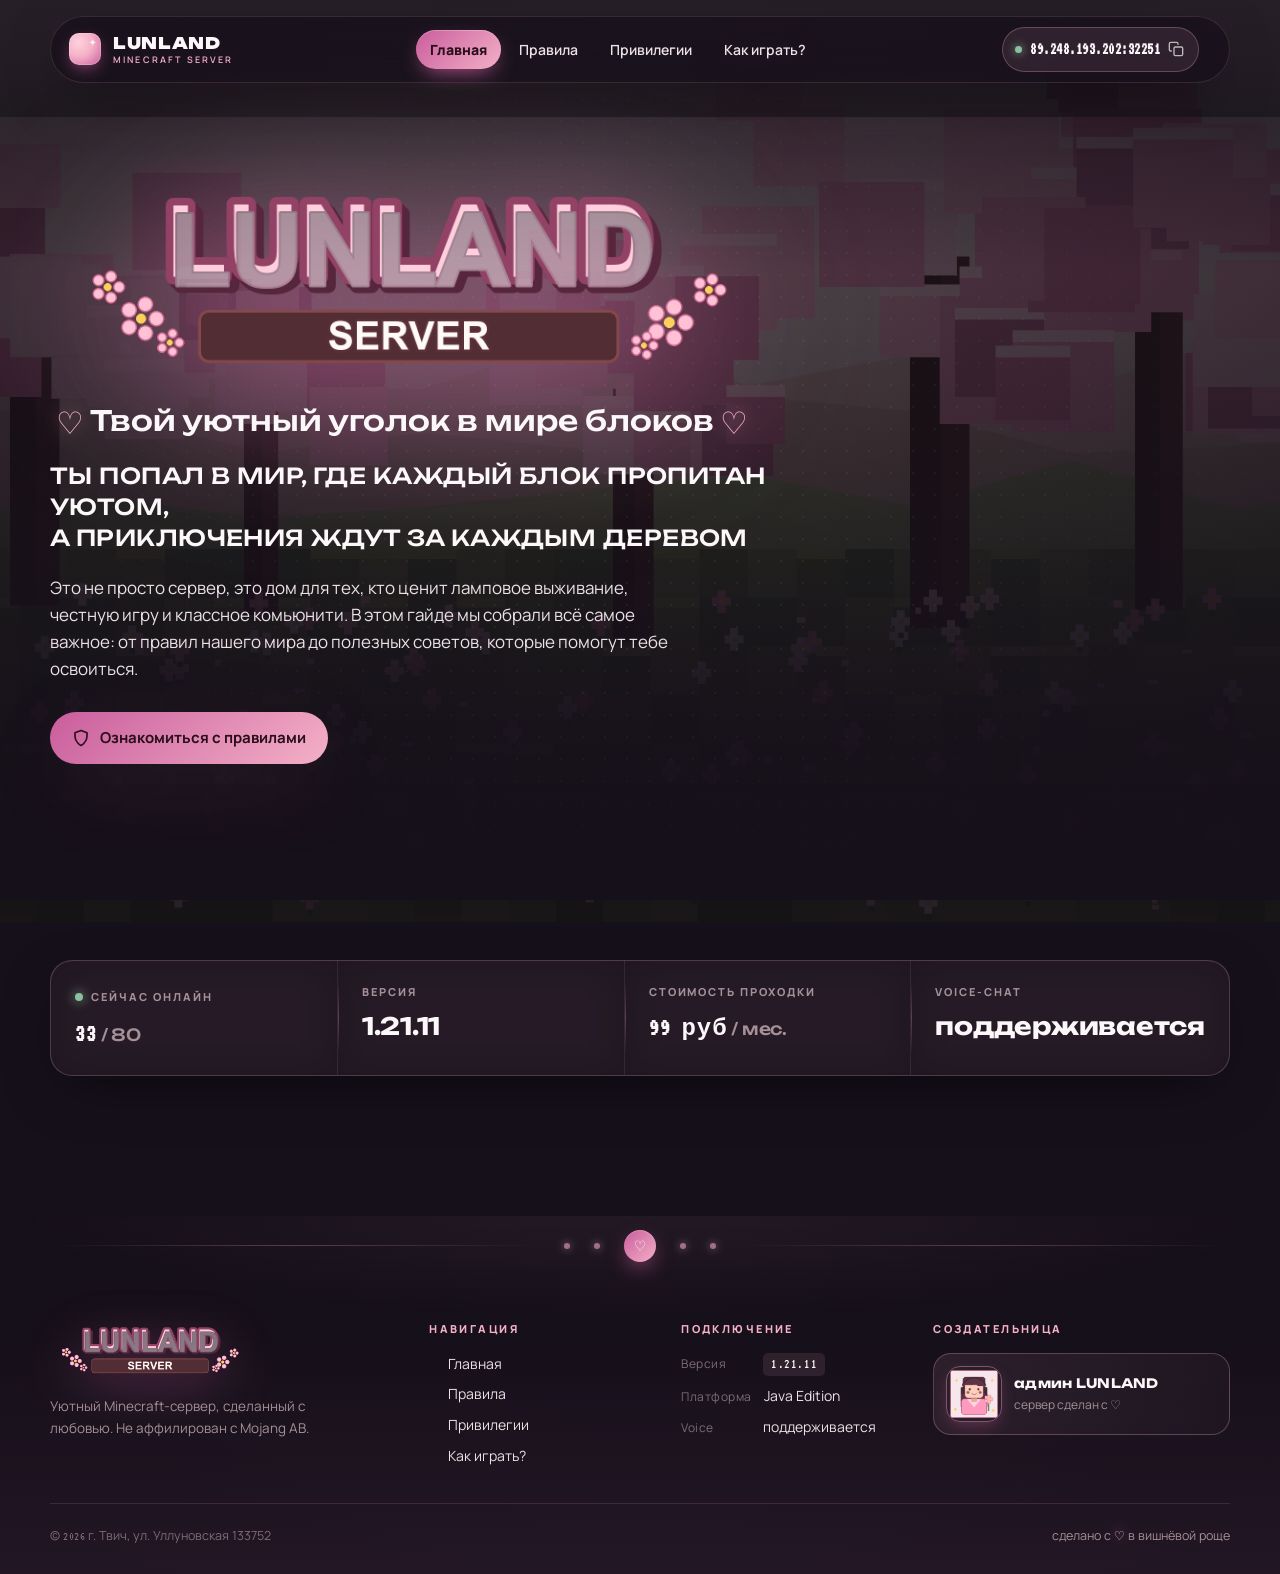
<file: index.html>
<!doctype html>
<html lang="ru">
<head>
  <meta charset="utf-8" />
  <meta name="viewport" content="width=device-width, initial-scale=1, viewport-fit=cover" />
  <meta name="theme-color" content="#16101a" />
  <title>LUNLAND — твой уютный уголок в мире блоков</title>
  <meta name="description" content="LUNLAND MINECRAFT SERVER. Ламповое выживание, IP 89.248.193.202:32251, стоимость проходки 99 руб/мес." />

  <link rel="preconnect" href="https://fonts.googleapis.com" />
  <link rel="preconnect" href="https://fonts.gstatic.com" crossorigin />
  <link href="https://fonts.googleapis.com/css2?family=Manrope:wght@400;500;600;700;800&family=Unbounded:wght@500;700;900&family=VT323&display=swap" rel="stylesheet" />
  <link rel="icon" type="image/png" href="./assets/logo.png" />
  <link rel="stylesheet" href="./styles.css?v=mobile-11" />
</head>

<body class="page-home">
  <div class="bg-decor" aria-hidden="true">
    <span class="glow glow-1"></span>
    <span class="glow glow-2"></span>
    <span class="glow glow-3"></span>
  </div>
  <div class="petals" id="petals" aria-hidden="true"></div>

  <header class="site-header" data-header>
    <a class="brand" href="./index.html" aria-label="LUNLAND">
      <span class="brand-mark"></span>
      <span class="brand-word">LUNLAND<small>minecraft server</small></span>
    </a>

    <nav class="main-nav" data-nav>
      <a href="./index.html" class="is-active">Главная</a>
      <a href="./rules.html">Правила</a>
      <a href="./privileges.html">Привилегии</a>
      <a href="./kak-zajti.html">Как играть?</a>
    </nav>

    <button class="header-ip" type="button" data-copy-ip aria-label="Скопировать IP">
      <span class="dot"></span>
      <span class="ip-text">89.248.193.202:32251</span>
      <svg viewBox="0 0 24 24" width="16" height="16" fill="none" stroke="currentColor" stroke-width="2" stroke-linecap="round" stroke-linejoin="round"><rect x="9" y="9" width="13" height="13" rx="2"/><path d="M5 15H4a2 2 0 0 1-2-2V4a2 2 0 0 1 2-2h9a2 2 0 0 1 2 2v1"/></svg>
    </button>

    <button class="menu-toggle" type="button" data-menu-toggle aria-label="Меню" aria-expanded="false">
      <svg viewBox="0 0 24 24" width="22" height="22" fill="none" stroke="currentColor" stroke-width="2" stroke-linecap="round"><path d="M4 7h16M4 12h16M4 17h16"/></svg>
    </button>
  </header>

  <main>
    <section class="hero">
      <div class="hero-bg" aria-hidden="true">
        <img src="./assets/hero-cherry.png" alt="" />
        <div class="hero-vignette"></div>
      </div>

      <div class="hero-content">
        <h1 class="hero-title reveal">
          <img src="./assets/logo.png" alt="LUNLAND MINECRAFT SERVER" class="logo-art" />
          <span class="sr-only">LUNLAND MINECRAFT SERVER</span>
        </h1>

        <p class="hero-tagline reveal" data-delay="120">
          <span class="heart">♡</span>Твой уютный уголок в мире блоков<span class="heart">♡</span>
        </p>

        <p class="hero-claim reveal" data-delay="200">
          Ты попал в мир, где каждый блок пропитан уютом,<br />
          а приключения ждут за каждым деревом
        </p>

        <p class="hero-lead reveal" data-delay="280">
          Это не просто сервер, это дом для тех, кто ценит ламповое выживание,
          честную игру и классное комьюнити. В этом гайде мы собрали всё самое важное:
          от правил нашего мира до полезных советов, которые помогут тебе освоиться.
        </p>

        <div class="hero-actions reveal" data-delay="360">
          <a class="btn btn-primary" href="./rules.html">
            <svg viewBox="0 0 24 24" width="18" height="18" fill="none" stroke="currentColor" stroke-width="2.2" stroke-linecap="round" stroke-linejoin="round"><path d="M12 22s8-4 8-12V5l-8-3-8 3v5c0 8 8 12 8 12z"/></svg>
            <span>Ознакомиться с правилами</span>
          </a>
        </div>
      </div>

    </section>

    <section class="strip-section" id="strip">
      <div class="server-strip reveal">
        <article class="online-cell">
          <span class="strip-label"><span class="status-dot"></span>Сейчас онлайн</span>
          <strong><span data-online class="pixel">—</span><em> / 80</em></strong>
        </article>
        <article>
          <span class="strip-label">Версия</span>
          <strong class="pixel">1.21.11</strong>
        </article>
        <article>
          <span class="strip-label">Стоимость проходки</span>
          <strong><span class="pixel">99 руб</span><em> / мес.</em></strong>
        </article>
        <article>
          <span class="strip-label">Voice-chat</span>
          <strong>поддерживается</strong>
        </article>
      </div>
    </section>
  </main>

  <footer class="site-footer rich-footer">
    <div class="footer-divider" aria-hidden="true">
      <span class="petal-dot"></span>
      <span class="petal-dot"></span>
      <span class="petal-dot middle">♡</span>
      <span class="petal-dot"></span>
      <span class="petal-dot"></span>
    </div>
    <div class="footer-grid-cozy">
      <div class="footer-col-brand">
        <img src="./assets/logo.png" alt="LUNLAND" class="footer-logo" />
        <p class="footer-tagline">Уютный Minecraft-сервер, сделанный с любовью. Не аффилирован с Mojang AB.</p>
      </div>

      <div class="footer-col">
        <h4>Навигация</h4>
        <ul>
          <li><a href="./index.html">Главная</a></li>
          <li><a href="./rules.html">Правила</a></li>
          <li><a href="./privileges.html">Привилегии</a></li>
          <li><a href="./kak-zajti.html">Как играть?</a></li>
        </ul>
      </div>

      <div class="footer-col">
        <h4>Подключение</h4>
        <ul>
          <li><span>Версия</span> <code class="pixel">1.21.11</code></li>
          <li><span>Платформа</span> Java Edition</li>
          <li><span>Voice</span> поддерживается</li>
        </ul>
      </div>

      <div class="footer-col footer-col-credits">
        <h4>Создательница</h4>
        <div class="creator-card">
          <img src="./assets/admin-avatar.png" alt="" />
          <div>
            <strong>админ LUNLAND</strong>
            <em>сервер сделан с ♡</em>
          </div>
        </div>
      </div>
    </div>

    <div class="footer-bottom-cozy">
      <span>© <span class="pixel">2026</span> г. Твич, ул. Уллуновская 133752</span>
      <span class="footer-tag">сделано с <span class="heart">♡</span> в&nbsp;вишнёвой&nbsp;роще</span>
    </div>
  </footer>

  <div class="toast" role="status" aria-live="polite" data-toast>
    <span class="toast-ico">♡</span>
    <span class="toast-text">IP скопирован — приятной игры!</span>
  </div>

  <script src="./app.js?v=mobile-11" defer></script>
</body>
</html>
</file>
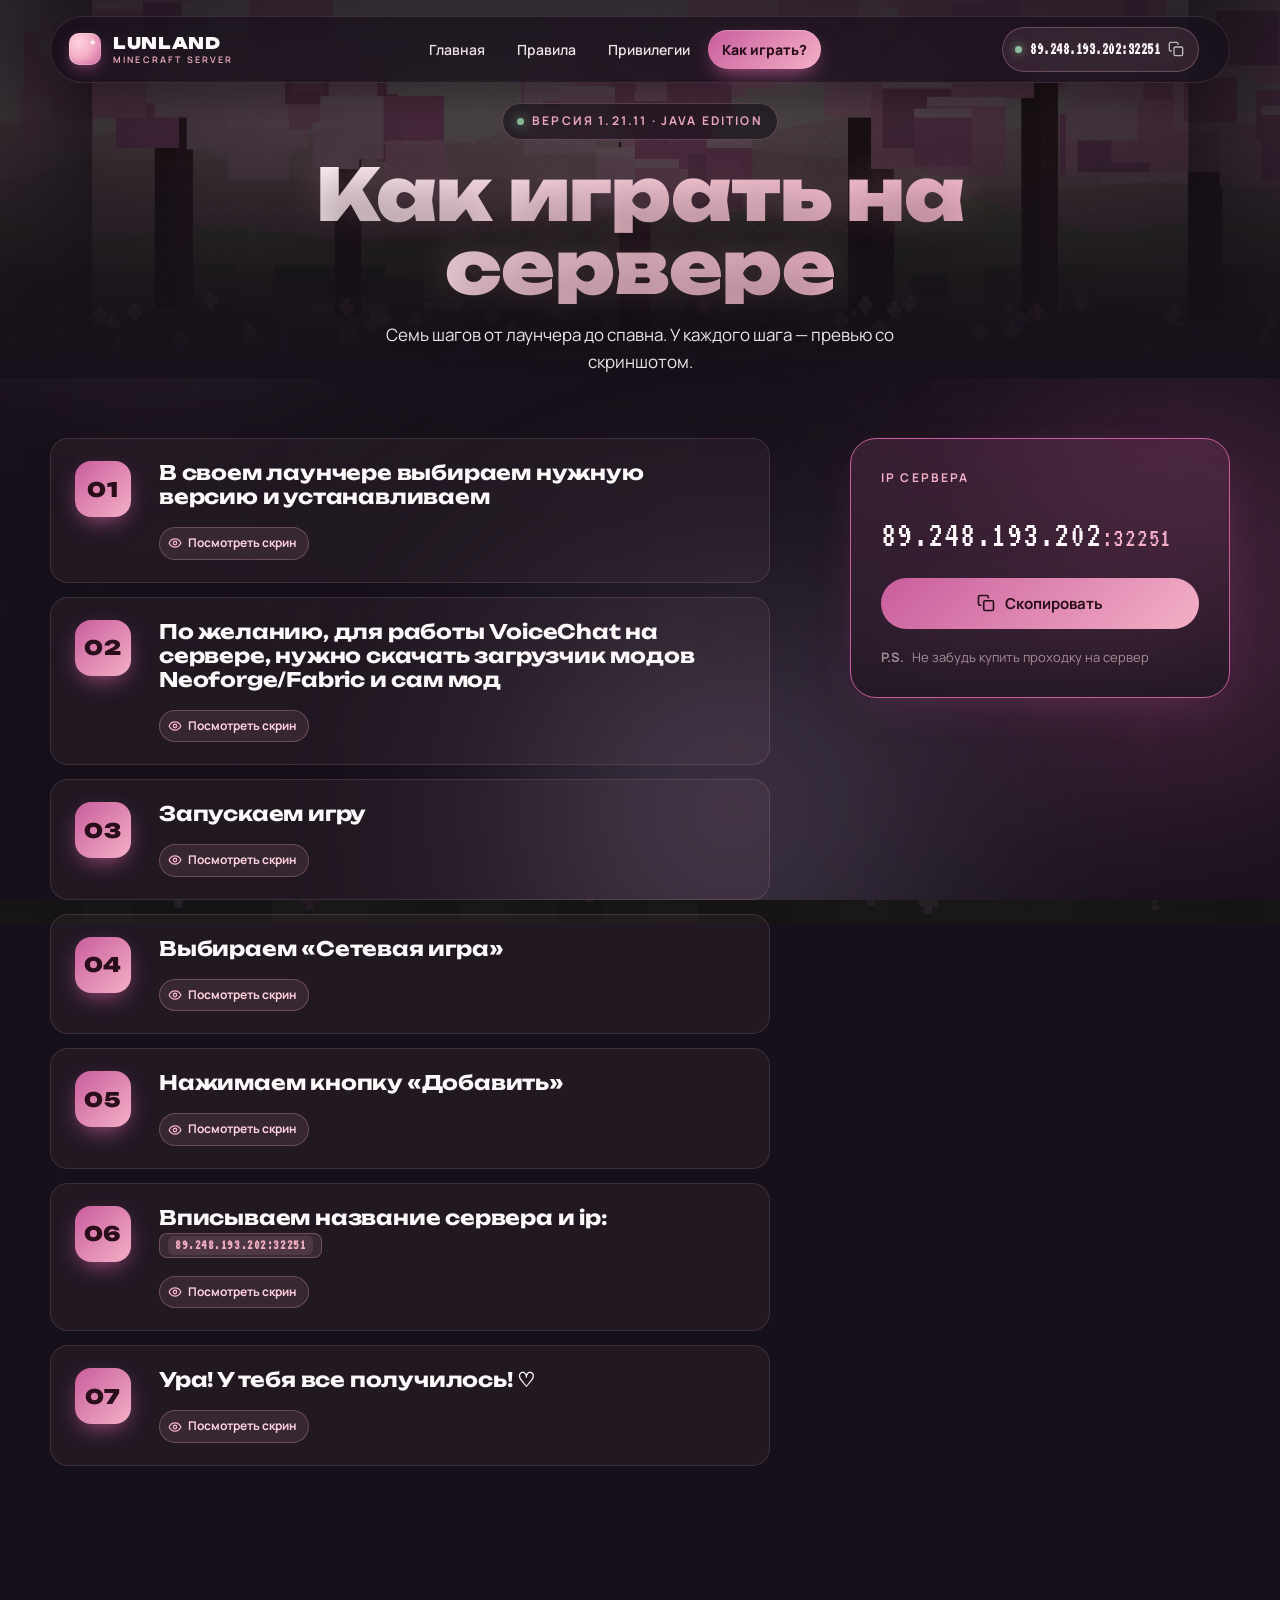
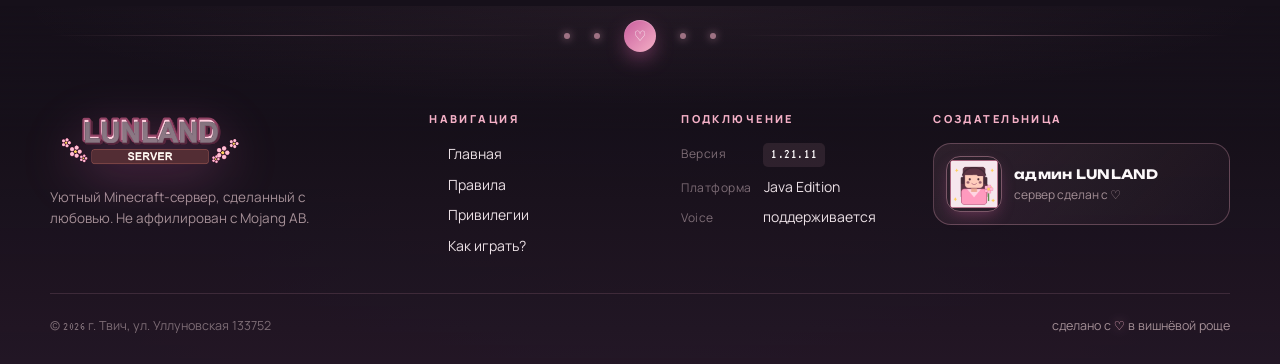
<file: kak-zajti.html>
<!doctype html>
<html lang="ru">
<head>
  <meta charset="utf-8" />
  <meta name="viewport" content="width=device-width, initial-scale=1, viewport-fit=cover" />
  <meta name="theme-color" content="#16101a" />
  <title>Как играть — LUNLAND</title>
  <meta name="description" content="Как зайти на Minecraft-сервер LUNLAND: версия 1.21.11, IP 89.248.193.202:32251, голосовой чат." />

  <link rel="preconnect" href="https://fonts.googleapis.com" />
  <link rel="preconnect" href="https://fonts.gstatic.com" crossorigin />
  <link href="https://fonts.googleapis.com/css2?family=Manrope:wght@400;500;600;700;800&family=Unbounded:wght@500;700;900&family=VT323&display=swap" rel="stylesheet" />
  <link rel="icon" type="image/png" href="./assets/logo.png" />
  <link rel="stylesheet" href="./styles.css?v=mobile-11" />
</head>

<body class="page-inner" data-page="kak-zajti">
  <div class="bg-decor" aria-hidden="true">
    <span class="glow glow-1"></span>
    <span class="glow glow-2"></span>
    <span class="glow glow-3"></span>
  </div>
  <div class="petals" id="petals" aria-hidden="true"></div>

  <header class="site-header" data-header>
    <a class="brand" href="./index.html" aria-label="LUNLAND">
      <span class="brand-mark"></span>
      <span class="brand-word">LUNLAND<small>minecraft server</small></span>
    </a>
    <nav class="main-nav" data-nav>
      <a href="./index.html">Главная</a>
      <a href="./rules.html">Правила</a>
      <a href="./privileges.html">Привилегии</a>
      <a href="./kak-zajti.html" class="is-active">Как играть?</a>
    </nav>
    <button class="header-ip" type="button" data-copy-ip aria-label="Скопировать IP">
      <span class="dot"></span>
      <span class="ip-text">89.248.193.202:32251</span>
      <svg viewBox="0 0 24 24" width="16" height="16" fill="none" stroke="currentColor" stroke-width="2" stroke-linecap="round" stroke-linejoin="round"><rect x="9" y="9" width="13" height="13" rx="2"/><path d="M5 15H4a2 2 0 0 1-2-2V4a2 2 0 0 1 2-2h9a2 2 0 0 1 2 2v1"/></svg>
    </button>
    <button class="menu-toggle" type="button" data-menu-toggle aria-label="Меню" aria-expanded="false">
      <svg viewBox="0 0 24 24" width="22" height="22" fill="none" stroke="currentColor" stroke-width="2" stroke-linecap="round"><path d="M4 7h16M4 12h16M4 17h16"/></svg>
    </button>
  </header>

  <main>
    <section class="page-banner">
      <div class="page-banner-bg" aria-hidden="true">
        <img src="./assets/hero-cherry.png" alt="" />
      </div>
      <div class="page-banner-content">
        <p class="eyebrow"><span class="dot"></span>Версия 1.21.11 · Java Edition</p>
        <h1>Как играть на сервере</h1>
        <p class="banner-sub">Семь шагов от лаунчера до спавна. У каждого шага — превью со скриншотом.</p>
      </div>
    </section>

    <section class="page">
      <section class="steps-layout">
        <ol class="steps steps-7">
          <li class="reveal">
            <span class="step-num pixel">01</span>
            <div>
              <h3>В своем лаунчере выбираем нужную версию и устанавливаем</h3>
              <button class="step-thumb-btn" type="button" data-step="1">
                <svg viewBox="0 0 24 24" width="14" height="14" fill="none" stroke="currentColor" stroke-width="2.2" stroke-linecap="round" stroke-linejoin="round"><path d="M2 12s3-7 10-7 10 7 10 7-3 7-10 7-10-7-10-7z"/><circle cx="12" cy="12" r="3"/></svg>
                Посмотреть скрин
              </button>
            </div>
          </li>
          <li class="reveal" data-delay="60">
            <span class="step-num pixel">02</span>
            <div>
              <h3>По желанию, для работы VoiceChat на сервере, нужно скачать загрузчик модов Neoforge/Fabric и сам мод</h3>
              <button class="step-thumb-btn" type="button" data-step="2">
                <svg viewBox="0 0 24 24" width="14" height="14" fill="none" stroke="currentColor" stroke-width="2.2" stroke-linecap="round" stroke-linejoin="round"><path d="M2 12s3-7 10-7 10 7 10 7-3 7-10 7-10-7-10-7z"/><circle cx="12" cy="12" r="3"/></svg>
                Посмотреть скрин
              </button>
            </div>
          </li>
          <li class="reveal" data-delay="120">
            <span class="step-num pixel">03</span>
            <div>
              <h3>Запускаем игру</h3>
              <button class="step-thumb-btn" type="button" data-step="3">
                <svg viewBox="0 0 24 24" width="14" height="14" fill="none" stroke="currentColor" stroke-width="2.2" stroke-linecap="round" stroke-linejoin="round"><path d="M2 12s3-7 10-7 10 7 10 7-3 7-10 7-10-7-10-7z"/><circle cx="12" cy="12" r="3"/></svg>
                Посмотреть скрин
              </button>
            </div>
          </li>
          <li class="reveal" data-delay="180">
            <span class="step-num pixel">04</span>
            <div>
              <h3>Выбираем «Сетевая игра»</h3>
              <button class="step-thumb-btn" type="button" data-step="4">
                <svg viewBox="0 0 24 24" width="14" height="14" fill="none" stroke="currentColor" stroke-width="2.2" stroke-linecap="round" stroke-linejoin="round"><path d="M2 12s3-7 10-7 10 7 10 7-3 7-10 7-10-7-10-7z"/><circle cx="12" cy="12" r="3"/></svg>
                Посмотреть скрин
              </button>
            </div>
          </li>
          <li class="reveal" data-delay="240">
            <span class="step-num pixel">05</span>
            <div>
              <h3>Нажимаем кнопку «Добавить»</h3>
              <button class="step-thumb-btn" type="button" data-step="5">
                <svg viewBox="0 0 24 24" width="14" height="14" fill="none" stroke="currentColor" stroke-width="2.2" stroke-linecap="round" stroke-linejoin="round"><path d="M2 12s3-7 10-7 10 7 10 7-3 7-10 7-10-7-10-7z"/><circle cx="12" cy="12" r="3"/></svg>
                Посмотреть скрин
              </button>
            </div>
          </li>
          <li class="reveal" data-delay="300">
            <span class="step-num pixel">06</span>
            <div>
              <h3>Вписываем название сервера и ip: <button class="inline-copy" type="button" data-copy-ip><code class="pixel">89.248.193.202:32251</code></button></h3>
              <button class="step-thumb-btn" type="button" data-step="6">
                <svg viewBox="0 0 24 24" width="14" height="14" fill="none" stroke="currentColor" stroke-width="2.2" stroke-linecap="round" stroke-linejoin="round"><path d="M2 12s3-7 10-7 10 7 10 7-3 7-10 7-10-7-10-7z"/><circle cx="12" cy="12" r="3"/></svg>
                Посмотреть скрин
              </button>
            </div>
          </li>
          <li class="reveal" data-delay="360">
            <span class="step-num pixel">07</span>
            <div>
              <h3>Ура! У тебя все получилось! <span class="heart">♡</span></h3>
              <button class="step-thumb-btn" type="button" data-step="7">
                <svg viewBox="0 0 24 24" width="14" height="14" fill="none" stroke="currentColor" stroke-width="2.2" stroke-linecap="round" stroke-linejoin="round"><path d="M2 12s3-7 10-7 10 7 10 7-3 7-10 7-10-7-10-7z"/><circle cx="12" cy="12" r="3"/></svg>
                Посмотреть скрин
              </button>
            </div>
          </li>
        </ol>

        <aside class="join-card reveal" data-delay="200">
          <p class="eyebrow">IP сервера</p>
          <strong class="ip-big pixel">89.248.193.202<small>:32251</small></strong>
          <button class="btn btn-primary" type="button" data-copy-ip>
            <svg viewBox="0 0 24 24" width="18" height="18" fill="none" stroke="currentColor" stroke-width="2.2" stroke-linecap="round" stroke-linejoin="round"><rect x="9" y="9" width="13" height="13" rx="2"/><path d="M5 15H4a2 2 0 0 1-2-2V4a2 2 0 0 1 2-2h9a2 2 0 0 1 2 2v1"/></svg>
            <span>Скопировать</span>
          </button>
          <p class="join-note"><b>P.S.</b> <a href="https://www.donationalerts.com/r/ulunna" target="_blank" rel="noopener">Не забудь купить проходку на сервер</a></p>
        </aside>
      </section>
    </section>

  <!-- ============== LIGHTBOX (step screenshots) ============== -->
  <div class="lightbox" data-lightbox aria-hidden="true">
    <div class="lightbox-card" role="dialog" aria-modal="true">
      <button class="lightbox-close" type="button" data-lightbox-close aria-label="Закрыть">
        <svg viewBox="0 0 24 24" width="18" height="18" fill="none" stroke="currentColor" stroke-width="2.2" stroke-linecap="round" stroke-linejoin="round"><path d="M18 6L6 18M6 6l12 12"/></svg>
      </button>
      <span class="lightbox-step pixel" data-lightbox-step>01</span>
      <h2 class="lightbox-title" data-lightbox-title>—</h2>
      <p class="lightbox-desc" data-lightbox-desc>—</p>
      <div class="lightbox-img" data-lightbox-img></div>
    </div>
  </div>

  <!-- Step SVG templates (hidden, cloned into lightbox) -->
  <template id="step-svg-1">
    <svg viewBox="0 0 480 280" xmlns="http://www.w3.org/2000/svg" aria-hidden="true">
      <defs><linearGradient id="lG" x1="0" x2="0" y1="0" y2="1"><stop offset="0%" stop-color="#241726"/><stop offset="100%" stop-color="#16101a"/></linearGradient></defs>
      <rect width="480" height="280" fill="url(#lG)"/>
      <rect x="20" y="20" width="440" height="32" rx="6" fill="#2e1f30" stroke="#3a2738"/>
      <circle cx="38" cy="36" r="6" fill="#ff7ab8"/><circle cx="58" cy="36" r="6" fill="#e4be85"/><circle cx="78" cy="36" r="6" fill="#8cbf9d"/>
      <text x="240" y="40" text-anchor="middle" font-family="VT323, monospace" font-size="16" fill="#a59097">Minecraft Launcher</text>
      <rect x="20" y="68" width="120" height="192" rx="6" fill="#1d1622" stroke="#3a2738"/>
      <rect x="36" y="84" width="88" height="22" rx="4" fill="#c95d9d"/><text x="80" y="100" text-anchor="middle" font-family="Manrope" font-size="12" font-weight="700" fill="#1a0a12">Играть</text>
      <rect x="36" y="116" width="88" height="22" rx="4" fill="#2e1f30"/><text x="80" y="132" text-anchor="middle" font-family="Manrope" font-size="11" fill="#a59097">Установки</text>
      <rect x="36" y="148" width="88" height="22" rx="4" fill="#2e1f30"/><text x="80" y="164" text-anchor="middle" font-family="Manrope" font-size="11" fill="#a59097">Скины</text>
      <rect x="160" y="68" width="300" height="192" rx="6" fill="#1d1622" stroke="#3a2738"/>
      <text x="180" y="98" font-family="Unbounded, sans-serif" font-size="22" font-weight="700" fill="#fcf8fa">Minecraft</text>
      <rect x="180" y="116" width="140" height="34" rx="6" fill="#241726" stroke="#f4b0c6" stroke-width="2"/>
      <text x="250" y="138" text-anchor="middle" font-family="VT323, monospace" font-size="22" fill="#ffd1de">▶ 1.21.11</text>
      <rect x="180" y="170" width="260" height="60" rx="6" fill="#c95d9d"/>
      <text x="310" y="208" text-anchor="middle" font-family="Unbounded, sans-serif" font-size="28" font-weight="900" fill="#1a0a12">PLAY</text>
    </svg>
  </template>

  <template id="step-svg-2">
    <svg viewBox="0 0 480 280" xmlns="http://www.w3.org/2000/svg" aria-hidden="true">
      <rect width="480" height="280" fill="#1d1622"/>
      <rect x="30" y="22" width="420" height="32" rx="6" fill="#2e1f30" stroke="#3a2738"/>
      <text x="240" y="42" text-anchor="middle" font-family="Manrope" font-size="13" font-weight="700" fill="#fcf8fa">Установки → Создать профиль</text>
      <rect x="30" y="72" width="200" height="180" rx="8" fill="#241726" stroke="#3a2738"/>
      <text x="46" y="98" font-family="Unbounded, sans-serif" font-size="14" font-weight="700" fill="#fcf8fa">NeoForge</text>
      <rect x="46" y="108" width="170" height="6" rx="3" fill="#3a2738"/><rect x="46" y="108" width="120" height="6" rx="3" fill="#c95d9d"/>
      <text x="46" y="132" font-family="VT323, monospace" font-size="14" fill="#a59097">1.21.11 — последняя</text>
      <rect x="46" y="144" width="170" height="28" rx="5" fill="#c95d9d"/><text x="131" y="163" text-anchor="middle" font-family="Manrope" font-size="12" font-weight="700" fill="#1a0a12">Скачать &amp; установить</text>
      <rect x="46" y="184" width="14" height="14" rx="3" fill="#8cbf9d"/><text x="68" y="196" font-family="Manrope" font-size="11" fill="#fcf8fa">Voice-chat mod</text>
      <rect x="46" y="206" width="14" height="14" rx="3" fill="#2e1f30" stroke="#3a2738"/><text x="68" y="218" font-family="Manrope" font-size="11" fill="#a59097">Sodium / Optifine</text>
      <rect x="250" y="72" width="200" height="180" rx="8" fill="#241726" stroke="#3a2738"/>
      <text x="266" y="98" font-family="Unbounded, sans-serif" font-size="14" font-weight="700" fill="#fcf8fa">Fabric</text>
      <text x="266" y="120" font-family="VT323, monospace" font-size="14" fill="#a59097">альтернатива</text>
      <rect x="266" y="132" width="170" height="6" rx="3" fill="#3a2738"/>
      <text x="266" y="160" font-family="VT323, monospace" font-size="13" fill="#7d6c75">подойдёт, если уже стоит</text>
    </svg>
  </template>

  <template id="step-svg-3">
    <svg viewBox="0 0 480 280" xmlns="http://www.w3.org/2000/svg" aria-hidden="true">
      <rect width="480" height="280" fill="#0c0a0e"/>
      <rect x="0" y="0" width="480" height="280" fill="url(#dirt)" opacity="0.2"/>
      <text x="240" y="100" text-anchor="middle" font-family="VT323, monospace" font-size="42" fill="#fcf8fa" letter-spacing="6">MINECRAFT</text>
      <rect x="160" y="130" width="160" height="14" rx="2" fill="#2e1f30" stroke="#3a2738"/>
      <rect x="162" y="132" width="120" height="10" rx="1" fill="#c95d9d"/>
      <text x="240" y="174" text-anchor="middle" font-family="VT323, monospace" font-size="14" fill="#9c8f98">Загрузка ресурсов… 75%</text>
      <text x="240" y="220" text-anchor="middle" font-family="VT323, monospace" font-size="12" fill="#7d6c75">подожди немного ✦</text>
    </svg>
  </template>

  <template id="step-svg-4">
    <svg viewBox="0 0 480 280" xmlns="http://www.w3.org/2000/svg" aria-hidden="true">
      <rect width="480" height="280" fill="#0c0a0e"/>
      <text x="240" y="56" text-anchor="middle" font-family="VT323, monospace" font-size="32" fill="#fcf8fa" letter-spacing="6">MINECRAFT</text>
      <rect x="140" y="86" width="200" height="28" rx="3" fill="#2e1f30" stroke="#3a2738"/><text x="240" y="105" text-anchor="middle" font-family="VT323, monospace" font-size="14" fill="#fcf8fa">Одиночная игра</text>
      <rect x="140" y="120" width="200" height="28" rx="3" fill="#c95d9d" stroke="#ffd1de" stroke-width="2"/><text x="240" y="139" text-anchor="middle" font-family="VT323, monospace" font-size="14" font-weight="700" fill="#1a0a12">Сетевая игра ◀</text>
      <rect x="140" y="154" width="200" height="28" rx="3" fill="#2e1f30" stroke="#3a2738"/><text x="240" y="173" text-anchor="middle" font-family="VT323, monospace" font-size="14" fill="#a59097">Настройки</text>
      <rect x="140" y="188" width="200" height="28" rx="3" fill="#2e1f30" stroke="#3a2738"/><text x="240" y="207" text-anchor="middle" font-family="VT323, monospace" font-size="14" fill="#a59097">Выход</text>
    </svg>
  </template>

  <template id="step-svg-5">
    <svg viewBox="0 0 480 280" xmlns="http://www.w3.org/2000/svg" aria-hidden="true">
      <rect width="480" height="280" fill="#1d1622"/>
      <rect x="30" y="20" width="420" height="22" rx="3" fill="#2e1f30"/>
      <text x="240" y="36" text-anchor="middle" font-family="VT323, monospace" font-size="14" fill="#fcf8fa">Выбор сервера</text>
      <rect x="60" y="58" width="360" height="46" rx="4" fill="#241726" stroke="#3a2738"/>
      <text x="78" y="80" font-family="Unbounded" font-size="13" font-weight="700" fill="#fcf8fa">SomeServer</text>
      <text x="78" y="95" font-family="VT323, monospace" font-size="12" fill="#7d6c75">play.example.com</text>
      <rect x="60" y="112" width="360" height="46" rx="4" fill="#241726" stroke="#3a2738"/>
      <text x="78" y="134" font-family="Unbounded" font-size="13" font-weight="700" fill="#a59097">Another</text>
      <rect x="60" y="166" width="360" height="46" rx="4" fill="#241726" stroke="#3a2738" stroke-dasharray="4 4"/>
      <text x="240" y="194" text-anchor="middle" font-family="VT323, monospace" font-size="13" fill="#7d6c75">— пустой слот —</text>
      <rect x="60" y="226" width="100" height="34" rx="5" fill="#2e1f30" stroke="#3a2738"/><text x="110" y="247" text-anchor="middle" font-family="Manrope" font-size="11" fill="#a59097">Обновить</text>
      <rect x="170" y="226" width="100" height="34" rx="5" fill="#c95d9d" stroke="#ffd1de" stroke-width="2"/><text x="220" y="247" text-anchor="middle" font-family="Manrope" font-size="12" font-weight="700" fill="#1a0a12">+ Добавить</text>
      <rect x="280" y="226" width="100" height="34" rx="5" fill="#2e1f30" stroke="#3a2738"/><text x="330" y="247" text-anchor="middle" font-family="Manrope" font-size="11" fill="#a59097">Отмена</text>
    </svg>
  </template>

  <template id="step-svg-6">
    <svg viewBox="0 0 480 280" xmlns="http://www.w3.org/2000/svg" aria-hidden="true">
      <rect width="480" height="280" fill="#0c0a0e" opacity="0.85"/>
      <rect x="60" y="40" width="360" height="200" rx="6" fill="#1d1622" stroke="#3a2738"/>
      <text x="240" y="68" text-anchor="middle" font-family="Unbounded" font-size="14" font-weight="700" fill="#fcf8fa">Добавить сервер</text>
      <text x="80" y="98" font-family="VT323, monospace" font-size="14" fill="#a59097">Имя сервера</text>
      <rect x="80" y="106" width="320" height="30" rx="4" fill="#241726" stroke="#3a2738"/>
      <text x="92" y="126" font-family="VT323, monospace" font-size="14" fill="#fcf8fa">LUNLAND ♡</text>
      <text x="80" y="156" font-family="VT323, monospace" font-size="14" fill="#a59097">Адрес сервера</text>
      <rect x="80" y="164" width="320" height="30" rx="4" fill="#241726" stroke="#c95d9d" stroke-width="2"/>
      <text x="92" y="184" font-family="VT323, monospace" font-size="14" fill="#ffd1de">89.248.193.202:32251</text>
      <rect x="80" y="206" width="150" height="30" rx="5" fill="#c95d9d"/><text x="155" y="225" text-anchor="middle" font-family="Manrope" font-size="12" font-weight="700" fill="#1a0a12">Готово</text>
      <rect x="250" y="206" width="150" height="30" rx="5" fill="#2e1f30" stroke="#3a2738"/><text x="325" y="225" text-anchor="middle" font-family="Manrope" font-size="11" fill="#a59097">Отмена</text>
    </svg>
  </template>

  <template id="step-svg-7">
    <svg viewBox="0 0 480 280" xmlns="http://www.w3.org/2000/svg" aria-hidden="true">
      <defs><linearGradient id="lG7" x1="0" x2="1" y1="0" y2="1"><stop offset="0%" stop-color="#ff7ab8"/><stop offset="100%" stop-color="#a83777"/></linearGradient></defs>
      <rect width="480" height="280" fill="#1d1622"/>
      <rect x="40" y="40" width="400" height="60" rx="8" fill="url(#lG7)"/>
      <text x="64" y="68" font-family="Unbounded" font-size="14" font-weight="700" fill="#1a0a12">LUNLAND ♡</text>
      <text x="64" y="86" font-family="VT323, monospace" font-size="12" fill="rgba(26,10,18,0.7)">89.248.193.202:32251 · 24/80</text>
      <circle cx="410" cy="70" r="10" fill="#1a0a12"/><text x="410" y="74" text-anchor="middle" font-family="Manrope" font-size="11" font-weight="900" fill="#ffd1de">✓</text>
      <rect x="40" y="110" width="400" height="46" rx="8" fill="#241726" stroke="#3a2738"/>
      <text x="64" y="138" font-family="Unbounded" font-size="12" font-weight="700" fill="#a59097">Some Server</text>
      <text x="240" y="194" text-anchor="middle" font-family="Unbounded" font-size="22" font-weight="900" fill="#ffd1de">УРА! У ТЕБЯ ВСЁ ПОЛУЧИЛОСЬ ♡</text>
      <text x="240" y="220" text-anchor="middle" font-family="VT323, monospace" font-size="16" fill="#c95d9d">встретимся на спавне</text>
      <text x="120" y="250" font-family="Unbounded" font-size="14" fill="#ffd1de">✦</text>
      <text x="360" y="248" font-family="Unbounded" font-size="14" fill="#ffd1de">✦</text>
    </svg>
  </template>
  </main>

  <footer class="site-footer rich-footer">
    <div class="footer-divider" aria-hidden="true">
      <span class="petal-dot"></span><span class="petal-dot"></span><span class="petal-dot middle">♡</span><span class="petal-dot"></span><span class="petal-dot"></span>
    </div>
    <div class="footer-grid-cozy">
      <div class="footer-col-brand">
        <img src="./assets/logo.png" alt="LUNLAND" class="footer-logo" />
        <p class="footer-tagline">Уютный Minecraft-сервер, сделанный с любовью. Не аффилирован с Mojang AB.</p>
      </div>
      <div class="footer-col">
        <h4>Навигация</h4>
        <ul>
          <li><a href="./index.html">Главная</a></li>
          <li><a href="./rules.html">Правила</a></li>
          <li><a href="./privileges.html">Привилегии</a></li>
          <li><a href="./kak-zajti.html">Как играть?</a></li>
        </ul>
      </div>
      <div class="footer-col">
        <h4>Подключение</h4>
        <ul>
          <li><span>Версия</span> <code class="pixel">1.21.11</code></li>
          <li><span>Платформа</span> Java Edition</li>
          <li><span>Voice</span> поддерживается</li>
        </ul>
      </div>
      <div class="footer-col footer-col-credits">
        <h4>Создательница</h4>
        <div class="creator-card">
          <img src="./assets/admin-avatar.png" alt="" />
          <div>
            <strong>админ LUNLAND</strong>
            <em>сервер сделан с ♡</em>
          </div>
        </div>
      </div>
    </div>
    <div class="footer-bottom-cozy">
      <span>© <span class="pixel">2026</span> г. Твич, ул. Уллуновская 133752</span>
      <span class="footer-tag">сделано с <span class="heart">♡</span> в&nbsp;вишнёвой&nbsp;роще</span>
    </div>
  </footer>

  <div class="toast" role="status" aria-live="polite" data-toast>
    <span class="toast-ico">♡</span>
    <span class="toast-text">IP скопирован — приятной игры!</span>
  </div>

  <script src="./app.js?v=mobile-11" defer></script>
</body>
</html>
</file>
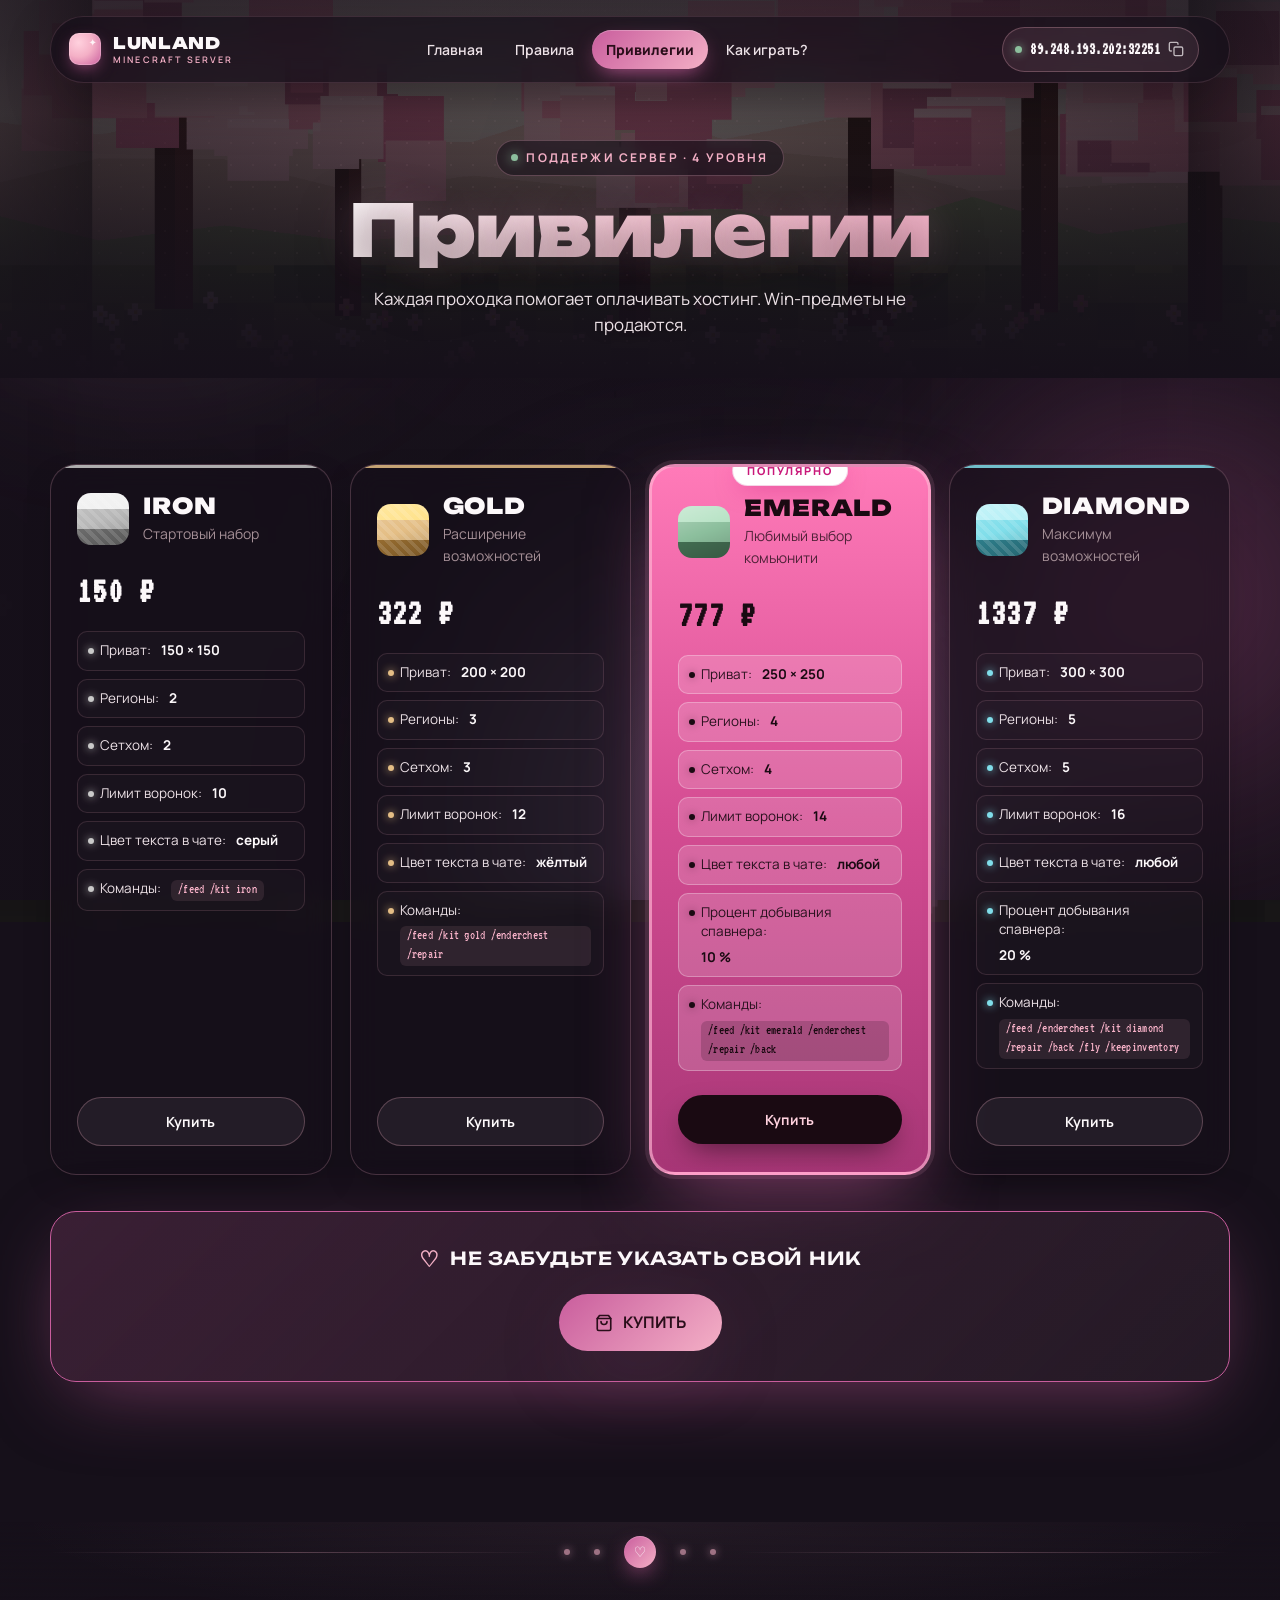
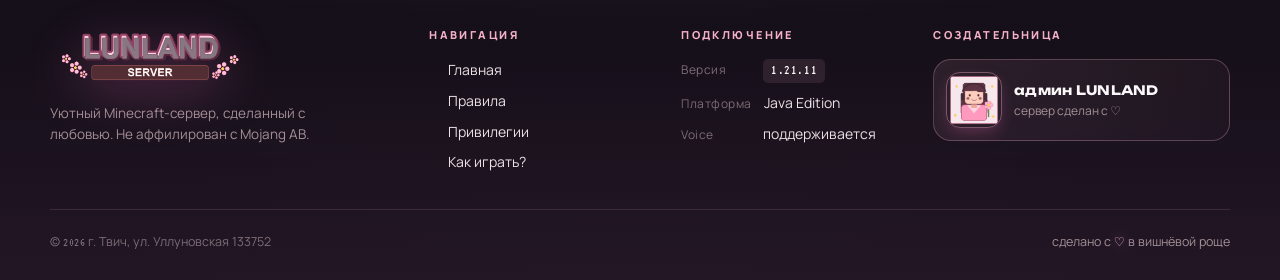
<file: privileges.html>
<!doctype html>
<html lang="ru">
<head>
  <meta charset="utf-8" />
  <meta name="viewport" content="width=device-width, initial-scale=1, viewport-fit=cover" />
  <meta name="theme-color" content="#16101a" />
  <title>Привилегии — LUNLAND</title>
  <meta name="description" content="Привилегии Minecraft-сервера LUNLAND: IRON 150₽, GOLD 322₽, EMERALD 777₽, DIAMOND 1337₽." />

  <link rel="preconnect" href="https://fonts.googleapis.com" />
  <link rel="preconnect" href="https://fonts.gstatic.com" crossorigin />
  <link href="https://fonts.googleapis.com/css2?family=Manrope:wght@400;500;600;700;800&family=Unbounded:wght@500;700;900&family=VT323&display=swap" rel="stylesheet" />
  <link rel="icon" type="image/png" href="./assets/logo.png" />
  <link rel="stylesheet" href="./styles.css?v=mobile-11" />
</head>

<body class="page-inner" data-page="privileges">
  <div class="bg-decor" aria-hidden="true">
    <span class="glow glow-1"></span>
    <span class="glow glow-2"></span>
    <span class="glow glow-3"></span>
  </div>
  <div class="petals" id="petals" aria-hidden="true"></div>

  <header class="site-header" data-header>
    <a class="brand" href="./index.html" aria-label="LUNLAND">
      <span class="brand-mark"></span>
      <span class="brand-word">LUNLAND<small>minecraft server</small></span>
    </a>
    <nav class="main-nav" data-nav>
      <a href="./index.html">Главная</a>
      <a href="./rules.html">Правила</a>
      <a href="./privileges.html" class="is-active">Привилегии</a>
      <a href="./kak-zajti.html">Как играть?</a>
    </nav>
    <button class="header-ip" type="button" data-copy-ip aria-label="Скопировать IP">
      <span class="dot"></span>
      <span class="ip-text">89.248.193.202:32251</span>
      <svg viewBox="0 0 24 24" width="16" height="16" fill="none" stroke="currentColor" stroke-width="2" stroke-linecap="round" stroke-linejoin="round"><rect x="9" y="9" width="13" height="13" rx="2"/><path d="M5 15H4a2 2 0 0 1-2-2V4a2 2 0 0 1 2-2h9a2 2 0 0 1 2 2v1"/></svg>
    </button>
    <button class="menu-toggle" type="button" data-menu-toggle aria-label="Меню" aria-expanded="false">
      <svg viewBox="0 0 24 24" width="22" height="22" fill="none" stroke="currentColor" stroke-width="2" stroke-linecap="round"><path d="M4 7h16M4 12h16M4 17h16"/></svg>
    </button>
  </header>

  <main>
    <section class="page-banner">
      <div class="page-banner-bg" aria-hidden="true">
        <img src="./assets/hero-cherry.png" alt="" />
      </div>
      <div class="page-banner-content">
        <p class="eyebrow"><span class="dot"></span>Поддержи сервер · 4 уровня</p>
        <h1>Привилегии</h1>
        <p class="banner-sub">Каждая проходка помогает оплачивать хостинг. Win-предметы не продаются.</p>
      </div>
    </section>

    <section class="page">
    <section class="tier-grid tier-grid-4">
      <article class="tier-card tone-iron reveal">
        <header>
          <span class="tier-block block-iron"></span>
          <div>
            <h3>IRON</h3>
            <p>Стартовый набор</p>
          </div>
        </header>
        <strong class="price"><span class="pixel">150 ₽</span></strong>
        <ul>
          <li>Приват: <b>150 × 150</b></li>
          <li>Регионы: <b>2</b></li>
          <li>Сетхом: <b>2</b></li>
          <li>Лимит воронок: <b>10</b></li>
          <li>Цвет текста в чате: <b>серый</b></li>
          <li>Команды: <code>/feed /kit iron</code></li>
        </ul>
        <a class="tier-action" href="#buy">Купить</a>
      </article>

      <article class="tier-card tone-gold reveal" data-delay="80">
        <header>
          <span class="tier-block block-gold"></span>
          <div>
            <h3>GOLD</h3>
            <p>Расширение возможностей</p>
          </div>
        </header>
        <strong class="price"><span class="pixel">322 ₽</span></strong>
        <ul>
          <li>Приват: <b>200 × 200</b></li>
          <li>Регионы: <b>3</b></li>
          <li>Сетхом: <b>3</b></li>
          <li>Лимит воронок: <b>12</b></li>
          <li>Цвет текста в чате: <b>жёлтый</b></li>
          <li>Команды: <code>/feed /kit gold /enderchest /repair</code></li>
        </ul>
        <a class="tier-action" href="#buy">Купить</a>
      </article>

      <article class="tier-card tone-emerald is-featured reveal" data-delay="160">
        <span class="badge">Популярно</span>
        <header>
          <span class="tier-block block-emerald"></span>
          <div>
            <h3>EMERALD</h3>
            <p>Любимый выбор комьюнити</p>
          </div>
        </header>
        <strong class="price"><span class="pixel">777 ₽</span></strong>
        <ul>
          <li>Приват: <b>250 × 250</b></li>
          <li>Регионы: <b>4</b></li>
          <li>Сетхом: <b>4</b></li>
          <li>Лимит воронок: <b>14</b></li>
          <li>Цвет текста в чате: <b>любой</b></li>
          <li>Процент добывания спавнера: <b>10 %</b></li>
          <li>Команды: <code>/feed /kit emerald /enderchest /repair /back</code></li>
        </ul>
        <a class="tier-action primary" href="#buy">Купить</a>
      </article>

      <article class="tier-card tone-diamond reveal" data-delay="240">
        <header>
          <span class="tier-block block-diamond"></span>
          <div>
            <h3>DIAMOND</h3>
            <p>Максимум возможностей</p>
          </div>
        </header>
        <strong class="price"><span class="pixel">1337 ₽</span></strong>
        <ul>
          <li>Приват: <b>300 × 300</b></li>
          <li>Регионы: <b>5</b></li>
          <li>Сетхом: <b>5</b></li>
          <li>Лимит воронок: <b>16</b></li>
          <li>Цвет текста в чате: <b>любой</b></li>
          <li>Процент добывания спавнера: <b>20 %</b></li>
          <li>Команды: <code>/feed /enderchest /kit diamond /repair /back /fly /keepinventory</code></li>
        </ul>
        <a class="tier-action" href="#buy">Купить</a>
      </article>
    </section>

    <div class="buy-block reveal" id="buy">
      <p><span class="heart">♡</span> НЕ ЗАБУДЬТЕ УКАЗАТЬ СВОЙ НИК</p>
      <a class="btn btn-primary" href="https://www.donationalerts.com/r/ulunna" target="_blank" rel="noopener">
        <svg viewBox="0 0 24 24" width="18" height="18" fill="none" stroke="currentColor" stroke-width="2.2" stroke-linecap="round" stroke-linejoin="round"><path d="M6 2 3 6v14a2 2 0 0 0 2 2h14a2 2 0 0 0 2-2V6l-3-4z"/><path d="M3 6h18"/><path d="M16 10a4 4 0 1 1-8 0"/></svg>
        <span>КУПИТЬ</span>
      </a>
    </div>
    </section>
  </main>

  <footer class="site-footer rich-footer">
    <div class="footer-divider" aria-hidden="true">
      <span class="petal-dot"></span><span class="petal-dot"></span><span class="petal-dot middle">♡</span><span class="petal-dot"></span><span class="petal-dot"></span>
    </div>
    <div class="footer-grid-cozy">
      <div class="footer-col-brand">
        <img src="./assets/logo.png" alt="LUNLAND" class="footer-logo" />
        <p class="footer-tagline">Уютный Minecraft-сервер, сделанный с любовью. Не аффилирован с Mojang AB.</p>
      </div>
      <div class="footer-col">
        <h4>Навигация</h4>
        <ul>
          <li><a href="./index.html">Главная</a></li>
          <li><a href="./rules.html">Правила</a></li>
          <li><a href="./privileges.html">Привилегии</a></li>
          <li><a href="./kak-zajti.html">Как играть?</a></li>
        </ul>
      </div>
      <div class="footer-col">
        <h4>Подключение</h4>
        <ul>
          <li><span>Версия</span> <code class="pixel">1.21.11</code></li>
          <li><span>Платформа</span> Java Edition</li>
          <li><span>Voice</span> поддерживается</li>
        </ul>
      </div>
      <div class="footer-col footer-col-credits">
        <h4>Создательница</h4>
        <div class="creator-card">
          <img src="./assets/admin-avatar.png" alt="" />
          <div>
            <strong>админ LUNLAND</strong>
            <em>сервер сделан с ♡</em>
          </div>
        </div>
      </div>
    </div>
    <div class="footer-bottom-cozy">
      <span>© <span class="pixel">2026</span> г. Твич, ул. Уллуновская 133752</span>
      <span class="footer-tag">сделано с <span class="heart">♡</span> в&nbsp;вишнёвой&nbsp;роще</span>
    </div>
  </footer>

  <div class="toast" role="status" aria-live="polite" data-toast>
    <span class="toast-ico">♡</span>
    <span class="toast-text">IP скопирован — приятной игры!</span>
  </div>

  <script src="./app.js?v=mobile-11" defer></script>
</body>
</html>
</file>
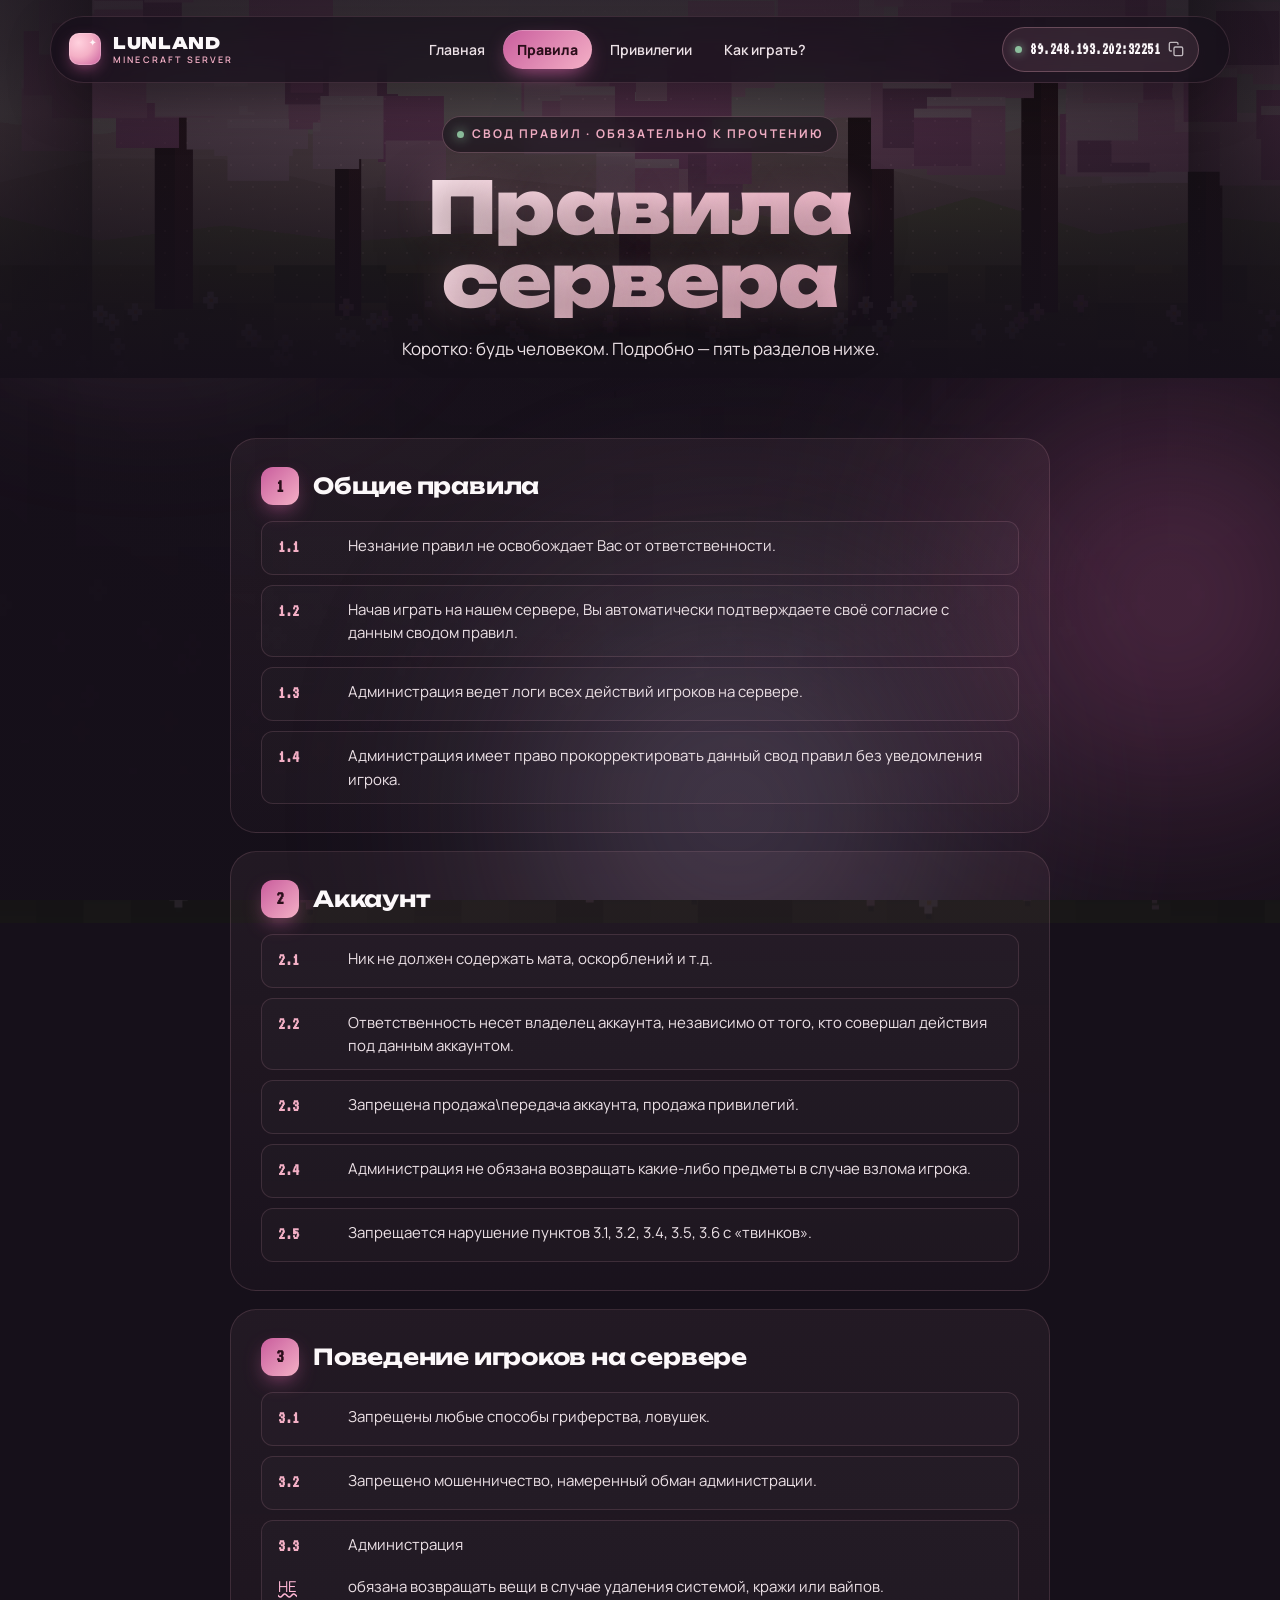
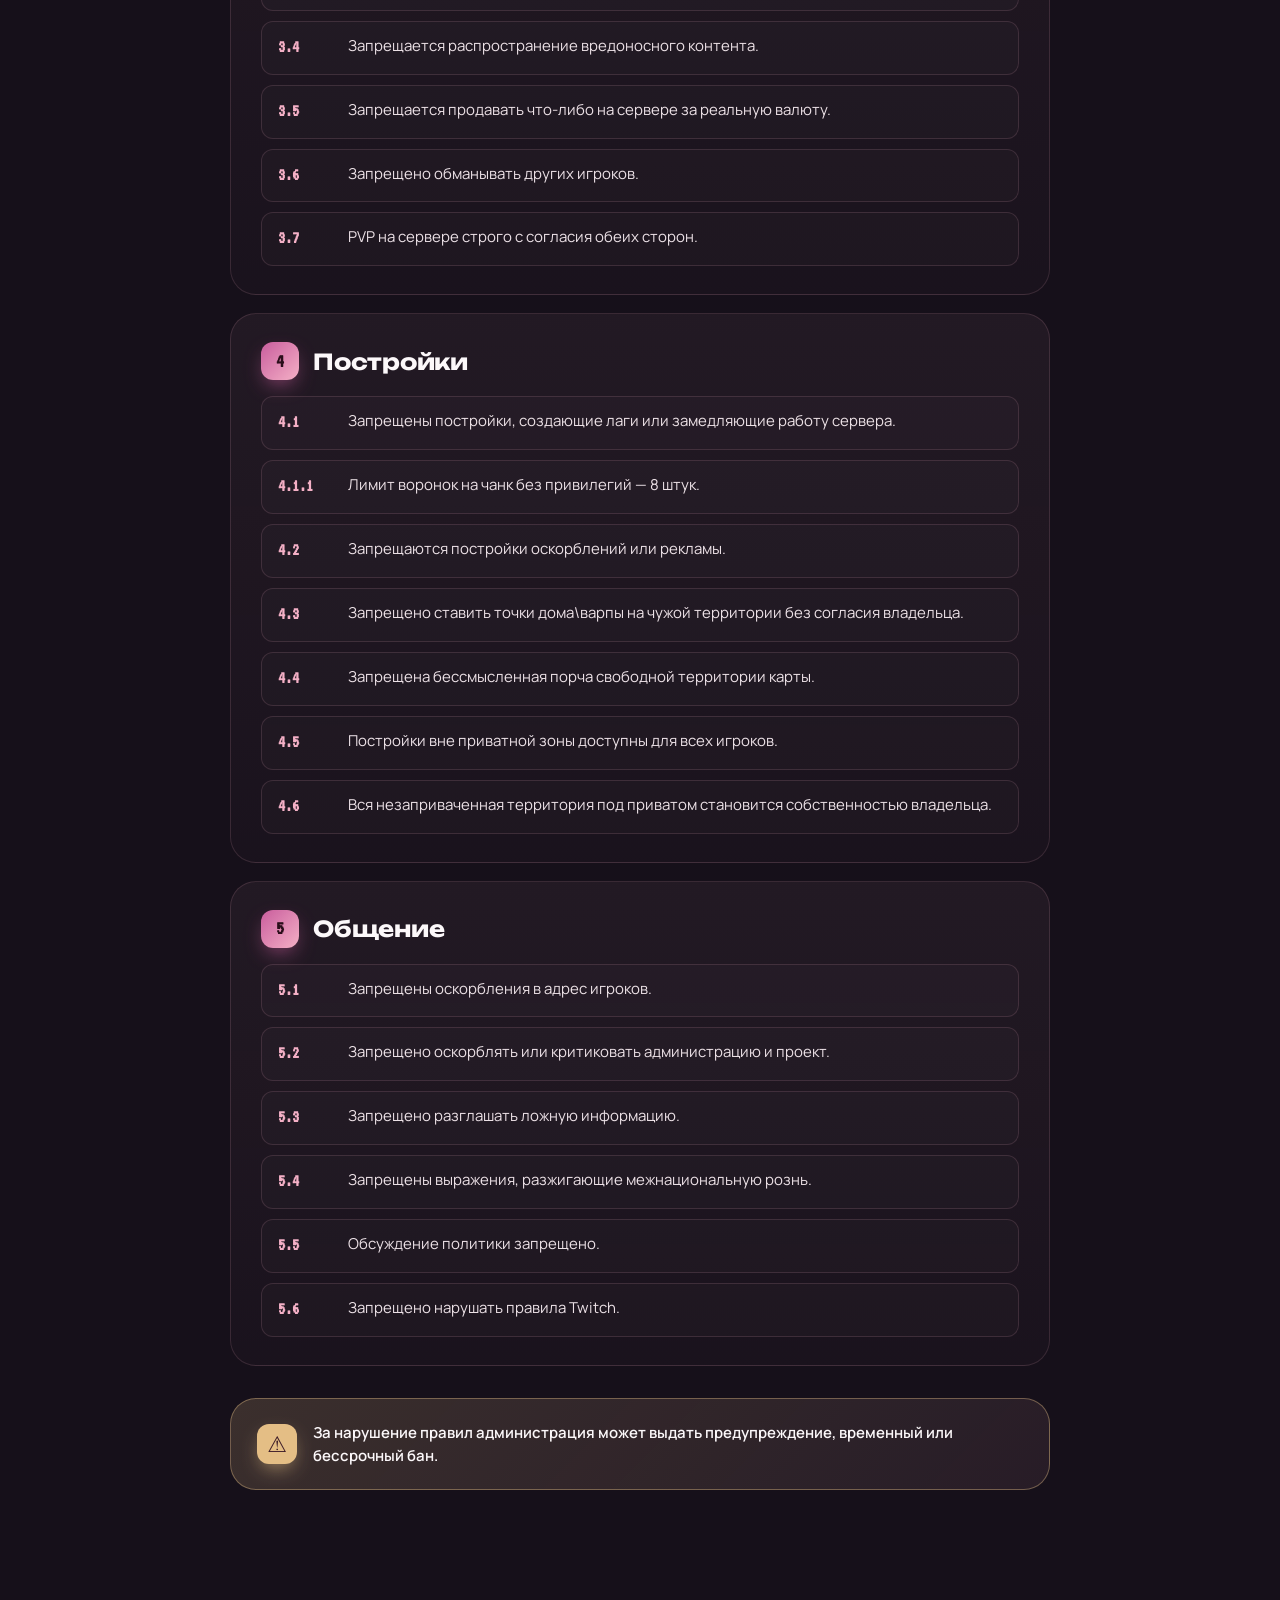
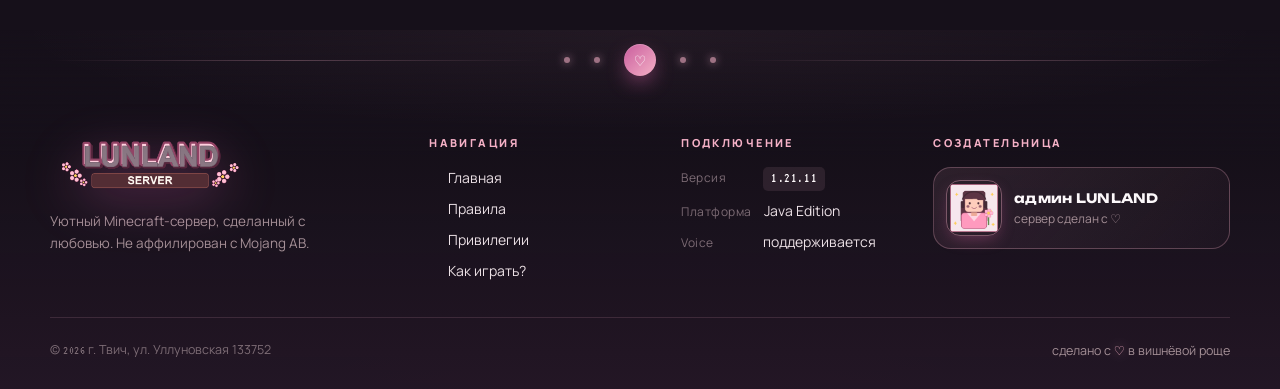
<file: rules.html>
<!doctype html>
<html lang="ru">
<head>
  <meta charset="utf-8" />
  <meta name="viewport" content="width=device-width, initial-scale=1, viewport-fit=cover" />
  <meta name="theme-color" content="#16101a" />
  <title>Правила сервера — LUNLAND</title>
  <meta name="description" content="Правила Minecraft-сервера LUNLAND: общие правила, аккаунт, поведение, постройки, общение." />

  <link rel="preconnect" href="https://fonts.googleapis.com" />
  <link rel="preconnect" href="https://fonts.gstatic.com" crossorigin />
  <link href="https://fonts.googleapis.com/css2?family=Manrope:wght@400;500;600;700;800&family=Unbounded:wght@500;700;900&family=VT323&display=swap" rel="stylesheet" />
  <link rel="icon" type="image/png" href="./assets/logo.png" />
  <link rel="stylesheet" href="./styles.css?v=mobile-11" />
</head>

<body class="page-inner" data-page="rules">
  <div class="bg-decor" aria-hidden="true">
    <span class="glow glow-1"></span>
    <span class="glow glow-2"></span>
    <span class="glow glow-3"></span>
  </div>
  <div class="petals" id="petals" aria-hidden="true"></div>

  <header class="site-header" data-header>
    <a class="brand" href="./index.html" aria-label="LUNLAND">
      <span class="brand-mark"></span>
      <span class="brand-word">LUNLAND<small>minecraft server</small></span>
    </a>
    <nav class="main-nav" data-nav>
      <a href="./index.html">Главная</a>
      <a href="./rules.html" class="is-active">Правила</a>
      <a href="./privileges.html">Привилегии</a>
      <a href="./kak-zajti.html">Как играть?</a>
    </nav>
    <button class="header-ip" type="button" data-copy-ip aria-label="Скопировать IP">
      <span class="dot"></span>
      <span class="ip-text">89.248.193.202:32251</span>
      <svg viewBox="0 0 24 24" width="16" height="16" fill="none" stroke="currentColor" stroke-width="2" stroke-linecap="round" stroke-linejoin="round"><rect x="9" y="9" width="13" height="13" rx="2"/><path d="M5 15H4a2 2 0 0 1-2-2V4a2 2 0 0 1 2-2h9a2 2 0 0 1 2 2v1"/></svg>
    </button>
    <button class="menu-toggle" type="button" data-menu-toggle aria-label="Меню" aria-expanded="false">
      <svg viewBox="0 0 24 24" width="22" height="22" fill="none" stroke="currentColor" stroke-width="2" stroke-linecap="round"><path d="M4 7h16M4 12h16M4 17h16"/></svg>
    </button>
  </header>

  <main>
    <section class="page-banner">
      <div class="page-banner-bg" aria-hidden="true">
        <img src="./assets/hero-cherry.png" alt="" />
      </div>
      <div class="page-banner-content">
        <p class="eyebrow"><span class="dot"></span>Свод правил · обязательно к прочтению</p>
        <h1>Правила сервера</h1>
        <p class="banner-sub">Коротко: будь человеком. Подробно — пять разделов ниже.</p>
      </div>
    </section>

    <section class="page rules-page-wrap">
    <section class="rules-page">
      <article class="rules-group reveal">
        <h2><span class="rules-num pixel">1</span> Общие правила</h2>
        <ol>
          <li><b>1.1</b> Незнание правил не освобождает Вас от ответственности.</li>
          <li><b>1.2</b> Начав играть на нашем сервере, Вы автоматически подтверждаете своё согласие с данным сводом правил.</li>
          <li><b>1.3</b> Администрация ведет логи всех действий игроков на сервере.</li>
          <li><b>1.4</b> Администрация имеет право прокорректировать данный свод правил без уведомления игрока.</li>
        </ol>
      </article>

      <article class="rules-group reveal" data-delay="60">
        <h2><span class="rules-num pixel">2</span> Аккаунт</h2>
        <ol>
          <li><b>2.1</b> Ник не должен содержать мата, оскорблений и т.д.</li>
          <li><b>2.2</b> Ответственность несет владелец аккаунта, независимо от того, кто совершал действия под данным аккаунтом.</li>
          <li><b>2.3</b> Запрещена продажа\передача аккаунта, продажа привилегий.</li>
          <li><b>2.4</b> Администрация не обязана возвращать какие-либо предметы в случае взлома игрока.</li>
          <li><b>2.5</b> Запрещается нарушение пунктов 3.1, 3.2, 3.4, 3.5, 3.6 с «твинков».</li>
        </ol>
      </article>

      <article class="rules-group reveal" data-delay="120">
        <h2><span class="rules-num pixel">3</span> Поведение игроков на сервере</h2>
        <ol>
          <li><b>3.1</b> Запрещены любые способы гриферства, ловушек.</li>
          <li><b>3.2</b> Запрещено мошенничество, намеренный обман администрации.</li>
          <li><b>3.3</b> Администрация <u>НЕ</u> обязана возвращать вещи в случае удаления системой, кражи или вайпов.</li>
          <li><b>3.4</b> Запрещается распространение вредоносного контента.</li>
          <li><b>3.5</b> Запрещается продавать что-либо на сервере за реальную валюту.</li>
          <li><b>3.6</b> Запрещено обманывать других игроков.</li>
          <li><b>3.7</b> PVP на сервере строго с согласия обеих сторон.</li>
        </ol>
      </article>

      <article class="rules-group reveal" data-delay="180">
        <h2><span class="rules-num pixel">4</span> Постройки</h2>
        <ol>
          <li><b>4.1</b> Запрещены постройки, создающие лаги или замедляющие работу сервера.</li>
          <li><b>4.1.1</b> Лимит воронок на чанк без привилегий — 8 штук.</li>
          <li><b>4.2</b> Запрещаются постройки оскорблений или рекламы.</li>
          <li><b>4.3</b> Запрещено ставить точки дома\варпы на чужой территории без согласия владельца.</li>
          <li><b>4.4</b> Запрещена бессмысленная порча свободной территории карты.</li>
          <li><b>4.5</b> Постройки вне приватной зоны доступны для всех игроков.</li>
          <li><b>4.6</b> Вся незаприваченная территория под приватом становится собственностью владельца.</li>
        </ol>
      </article>

      <article class="rules-group reveal" data-delay="240">
        <h2><span class="rules-num pixel">5</span> Общение</h2>
        <ol>
          <li><b>5.1</b> Запрещены оскорбления в адрес игроков.</li>
          <li><b>5.2</b> Запрещено оскорблять или критиковать администрацию и проект.</li>
          <li><b>5.3</b> Запрещено разглашать ложную информацию.</li>
          <li><b>5.4</b> Запрещены выражения, разжигающие межнациональную рознь.</li>
          <li><b>5.5</b> Обсуждение политики запрещено.</li>
          <li><b>5.6</b> Запрещено нарушать правила Twitch.</li>
        </ol>
      </article>

      <p class="rules-warning reveal">
        <span>⚠</span> За нарушение правил администрация может выдать предупреждение, временный или бессрочный бан.
      </p>
    </section>
    </section>
  </main>

  <footer class="site-footer rich-footer">
    <div class="footer-divider" aria-hidden="true">
      <span class="petal-dot"></span><span class="petal-dot"></span><span class="petal-dot middle">♡</span><span class="petal-dot"></span><span class="petal-dot"></span>
    </div>
    <div class="footer-grid-cozy">
      <div class="footer-col-brand">
        <img src="./assets/logo.png" alt="LUNLAND" class="footer-logo" />
        <p class="footer-tagline">Уютный Minecraft-сервер, сделанный с любовью. Не аффилирован с Mojang AB.</p>
      </div>
      <div class="footer-col">
        <h4>Навигация</h4>
        <ul>
          <li><a href="./index.html">Главная</a></li>
          <li><a href="./rules.html">Правила</a></li>
          <li><a href="./privileges.html">Привилегии</a></li>
          <li><a href="./kak-zajti.html">Как играть?</a></li>
        </ul>
      </div>
      <div class="footer-col">
        <h4>Подключение</h4>
        <ul>
          <li><span>Версия</span> <code class="pixel">1.21.11</code></li>
          <li><span>Платформа</span> Java Edition</li>
          <li><span>Voice</span> поддерживается</li>
        </ul>
      </div>
      <div class="footer-col footer-col-credits">
        <h4>Создательница</h4>
        <div class="creator-card">
          <img src="./assets/admin-avatar.png" alt="" />
          <div>
            <strong>админ LUNLAND</strong>
            <em>сервер сделан с ♡</em>
          </div>
        </div>
      </div>
    </div>
    <div class="footer-bottom-cozy">
      <span>© <span class="pixel">2026</span> г. Твич, ул. Уллуновская 133752</span>
      <span class="footer-tag">сделано с <span class="heart">♡</span> в&nbsp;вишнёвой&nbsp;роще</span>
    </div>
  </footer>

  <div class="toast" role="status" aria-live="polite" data-toast>
    <span class="toast-ico">♡</span>
    <span class="toast-text">IP скопирован — приятной игры!</span>
  </div>

  <script src="./app.js?v=mobile-11" defer></script>
</body>
</html>
</file>
<file: styles.css>
/* ================================================================
   LUNLAND · cozy cherry-grove theme
   ================================================================ */

:root {
  color-scheme: dark;

  /* core surfaces */
  --bg: #16101a;
  --bg-2: #1d1622;
  --surface: #251a26;
  --surface-2: #2e1f30;
  --surface-3: #3a2738;
  --line: rgba(244, 176, 198, 0.14);
  --line-strong: rgba(244, 176, 198, 0.28);

  /* pinks */
  --pink: #f4b0c6;        /* cherry leaf */
  --pink-soft: #ffd1de;
  --pink-glow: #ffb7d5;
  --pink-deep: #c95d9d;   /* CTA */
  --pink-deep-2: #a64880;
  --wine: #5b2a3a;        /* dark contrast outlines */
  --wine-2: #3d1c28;

  /* accents */
  --gold: #e4be85;
  --mint: #8cbf9d;
  --lilac: #b8a0c9;

  /* text */
  --text: #fcf8fa;
  --text-2: #ece1e6;
  --muted: #a59097;
  --muted-2: #7d6c75;

  /* radii & shadow */
  --radius: 18px;
  --radius-lg: 26px;
  --radius-pill: 999px;
  --shadow-card: 0 18px 60px -20px rgba(0, 0, 0, 0.6), 0 1px 0 rgba(255, 255, 255, 0.04) inset;
  --shadow-pink: 0 22px 80px -22px rgba(201, 93, 157, 0.55);

  /* layout */
  --content: min(1180px, calc(100vw - 40px));

  --ease: cubic-bezier(0.22, 1, 0.36, 1);
}

/* ---------- reset ---------- */
*, *::before, *::after { box-sizing: border-box; }
html, body { margin: 0; }
html { scroll-behavior: smooth; }
body {
  background: var(--bg);
  color: var(--text);
  font-family: 'Manrope', 'Inter', system-ui, -apple-system, BlinkMacSystemFont, 'Segoe UI', sans-serif;
  font-size: 16px;
  line-height: 1.55;
  -webkit-font-smoothing: antialiased;
  text-rendering: optimizeLegibility;
  overflow-x: hidden;
  min-height: 100vh;
  position: relative;
  display: flex;
  flex-direction: column;
  background-image:
    radial-gradient(900px 600px at 12% -8%, rgba(244, 176, 198, 0.12), transparent 60%),
    radial-gradient(700px 500px at 92% 8%, rgba(201, 93, 157, 0.12), transparent 60%),
    radial-gradient(900px 700px at 50% 110%, rgba(184, 160, 201, 0.10), transparent 65%);
}
body > main { flex: 1 0 auto; }
.site-footer { margin-top: auto; }
img { display: block; max-width: 100%; }
a { color: inherit; text-decoration: none; }
button { font: inherit; color: inherit; background: none; border: 0; cursor: pointer; -webkit-tap-highlight-color: transparent; }
code { font-family: 'VT323', ui-monospace, 'Cascadia Code', monospace; font-size: 1.05em; letter-spacing: 0.02em; }
ul { list-style: none; padding: 0; margin: 0; }
.sr-only { position: absolute; width: 1px; height: 1px; padding: 0; margin: -1px; overflow: hidden; clip: rect(0,0,0,0); white-space: nowrap; border: 0; }

::selection { background: var(--pink-deep); color: #fff; }

/* ---------- typography ---------- */
.pixel { font-family: 'VT323', ui-monospace, monospace; letter-spacing: 0.04em; }

h1, h2, h3, h4 {
  font-family: 'Unbounded', 'Manrope', sans-serif;
  font-weight: 700;
  letter-spacing: -0.01em;
  margin: 0;
  color: var(--text);
}
h2 { font-size: clamp(28px, 3.6vw, 46px); line-height: 1.05; }
h3 { font-size: 20px; line-height: 1.2; }
p { margin: 0; color: var(--text-2); }
.section-sub { color: var(--muted); margin-top: 12px; max-width: 60ch; }

.eyebrow {
  display: inline-flex;
  align-items: center;
  gap: 8px;
  font-size: 12px;
  font-weight: 700;
  letter-spacing: 0.18em;
  text-transform: uppercase;
  color: var(--pink);
  margin: 0 0 14px;
}
.eyebrow .dot {
  width: 7px; height: 7px; border-radius: 50%;
  background: var(--mint); box-shadow: 0 0 12px var(--mint);
}
.eyebrow strong { color: var(--text); font-weight: 800; }

.btn-link {
  display: inline-flex; align-items: center; gap: 6px;
  color: var(--pink);
  font-weight: 700;
  font-size: 14px;
  padding: 8px 0;
  border-bottom: 1px dashed transparent;
  transition: color 160ms var(--ease), border-color 160ms var(--ease);
}
.btn-link:hover { color: var(--pink-soft); border-bottom-color: var(--pink); }

/* ---------- decorative bg ---------- */
.bg-decor { position: fixed; inset: 0; z-index: -1; overflow: hidden; pointer-events: none; }

/* Petals layer — above hero-bg, decorative; doesn't block clicks */
.petals {
  position: fixed;
  inset: 0;
  z-index: 1;
  overflow: hidden;
  pointer-events: none;
}
.hero-content { position: relative; z-index: 3; }
.scroll-hint, .scroll-hint-arrow, .scroll-hint-text { display: none !important; }
.glow {
  position: absolute;
  border-radius: 50%;
  filter: blur(120px);
  opacity: 0.55;
  animation: drift 22s ease-in-out infinite;
}
.glow-1 { width: 540px; height: 540px; top: -160px; left: -120px; background: radial-gradient(circle, var(--pink-glow), transparent 60%); }
.glow-2 { width: 620px; height: 620px; top: 32%; right: -200px; background: radial-gradient(circle, var(--pink-deep), transparent 60%); animation-duration: 28s; animation-delay: -8s; }
.glow-3 { width: 700px; height: 700px; bottom: -260px; left: 30%; background: radial-gradient(circle, var(--lilac), transparent 60%); opacity: 0.42; animation-duration: 32s; animation-delay: -14s; }

@keyframes drift {
  0%, 100% { transform: translate(0, 0) scale(1); }
  50% { transform: translate(60px, -40px) scale(1.08); }
}

.petals { position: absolute; inset: 0; }
.petal {
  position: absolute;
  width: 12px; height: 12px;
  border-radius: 14px 2px 14px 2px;
  opacity: 0;
  animation: fall var(--dur, 12s) linear infinite;
  filter: drop-shadow(0 4px 6px rgba(201, 93, 157, 0.25));
  will-change: transform, opacity;
}
.petal-1 { background: linear-gradient(135deg, #ffd1de, #f4b0c6 55%, #c95d9d); }
.petal-2 { background: linear-gradient(135deg, #fff5f7, #ffd1de 55%, #f4b0c6); }
.petal-3 { background: linear-gradient(135deg, #f0e5ff, #b8a0c9 55%, #6a4882); filter: drop-shadow(0 4px 6px rgba(184, 160, 201, 0.3)); }
.petal-4 { background: linear-gradient(135deg, #ffe6f0, #ffb7d5 55%, #d44c92); }
@keyframes fall {
  0%   { transform: translate(0, -10vh) rotate(0deg); opacity: 0; }
  10%  { opacity: 0.85; }
  90%  { opacity: 0.85; }
  100% { transform: translate(var(--sway, 60px), 110vh) rotate(var(--rot, 720deg)); opacity: 0; }
}

/* === sparkle stars (floating) === */
.sparkle {
  position: absolute;
  pointer-events: none;
  color: #ffe9f0;
  text-shadow: 0 0 12px #ffb7d5, 0 0 24px rgba(255, 183, 213, 0.6);
  animation: sparkle-twinkle var(--dur, 2.4s) ease-in-out infinite;
  z-index: 1;
  opacity: 0;
  font-weight: 700;
}
@keyframes sparkle-twinkle {
  0%, 100% { opacity: 0; transform: scale(0.5) rotate(0); }
  50%      { opacity: 0.95; transform: scale(1.15) rotate(180deg); }
}

/* === heart burst (on copy IP) === */
.burst-heart {
  position: fixed;
  z-index: 200;
  pointer-events: none;
  color: var(--pink);
  text-shadow: 0 0 14px var(--pink-glow), 0 0 28px rgba(255, 183, 213, 0.5);
  animation: heart-burst 1.1s var(--ease) forwards;
  --tx: 0; --ty: 0; --rot: 0deg; --scale: 1;
  will-change: transform, opacity;
}
@keyframes heart-burst {
  0%   { transform: translate(0, 0) scale(0.3) rotate(0); opacity: 0; }
  15%  { opacity: 1; transform: translate(calc(var(--tx) * 0.15), calc(var(--ty) * 0.15)) scale(var(--scale)) rotate(calc(var(--rot) * 0.15)); }
  100% { transform: translate(var(--tx), var(--ty)) scale(calc(var(--scale) * 0.5)) rotate(var(--rot)); opacity: 0; }
}

/* ---------- shared button ---------- */
.btn {
  position: relative;
  display: inline-flex;
  align-items: center;
  gap: 10px;
  padding: 14px 22px;
  border-radius: var(--radius-pill);
  font-weight: 700;
  font-size: 15px;
  transition: transform 240ms var(--ease), background 200ms var(--ease), box-shadow 240ms var(--ease), border-color 200ms var(--ease);
  white-space: nowrap;
  isolation: isolate;
}
.btn svg { flex: 0 0 auto; }
.btn:hover { transform: translateY(-1px); }
.btn:active { transform: translateY(0); }

.btn-primary {
  background: linear-gradient(135deg, var(--pink-deep) 0%, var(--pink) 100%);
  color: #2a0e1a;
  box-shadow: var(--shadow-pink);
}
.btn-primary::after {
  content: ''; position: absolute; inset: 0; border-radius: inherit;
  background: linear-gradient(135deg, var(--pink) 0%, var(--pink-soft) 100%);
  opacity: 0; transition: opacity 240ms var(--ease); z-index: -1;
}
.btn-primary:hover::after { opacity: 1; }
.btn-primary .btn-ip {
  font-family: 'VT323', monospace;
  font-style: normal;
  color: rgba(42, 14, 26, 0.7);
  font-size: 14px;
  padding-left: 10px;
  margin-left: 4px;
  border-left: 1px solid rgba(42, 14, 26, 0.3);
}

.btn-soft {
  background: rgba(244, 176, 198, 0.10);
  border: 1px solid var(--line-strong);
  color: var(--text);
  backdrop-filter: blur(8px);
}
.btn-soft:hover { background: rgba(244, 176, 198, 0.16); border-color: var(--pink); }

.btn-ghost {
  background: rgba(255, 255, 255, 0.02);
  border: 1px solid var(--line);
  color: var(--text-2);
}
.btn-ghost:hover { border-color: var(--pink); color: var(--text); }

.btn-pill {
  display: inline-flex; align-items: center; gap: 8px;
  padding: 10px 16px;
  border-radius: var(--radius-pill);
  background: rgba(244, 176, 198, 0.12);
  border: 1px solid var(--line-strong);
  color: var(--text);
  font-weight: 700;
  font-size: 13px;
  transition: all 200ms var(--ease);
}
.btn-pill:hover { background: rgba(244, 176, 198, 0.2); transform: translateY(-1px); }
.btn-pill svg { color: var(--pink); }

/* ---------- header ---------- */
.site-header {
  position: fixed;
  top: 16px; left: 50%; transform: translateX(-50%);
  z-index: 50;
  width: calc(100vw - 32px);
  max-width: var(--content);
  display: grid;
  grid-template-columns: auto 1fr auto auto;
  align-items: center;
  gap: 18px;
  padding: 10px 12px 10px 18px;
  background: rgba(22, 16, 26, 0.72);
  border: 1px solid var(--line);
  border-radius: var(--radius-pill);
  backdrop-filter: blur(18px) saturate(140%);
  box-shadow: 0 20px 60px -20px rgba(0, 0, 0, 0.6);
}
.brand {
  display: flex; align-items: center; gap: 12px;
  min-height: 40px;
}
.brand-mark {
  width: 32px; height: 32px; border-radius: 10px;
  background:
    radial-gradient(circle at 30% 30%, var(--pink-soft) 0%, var(--pink) 45%, var(--pink-deep) 100%);
  box-shadow: 0 6px 18px -6px var(--pink-deep), inset 0 0 0 1px rgba(255, 255, 255, 0.2);
  position: relative;
}
.brand-mark::after {
  content: '✦'; position: absolute; top: 2px; right: 4px;
  font-size: 10px; color: rgba(255, 255, 255, 0.85);
}
.brand-word {
  display: flex; flex-direction: column; line-height: 1;
  font-family: 'Unbounded', sans-serif;
  font-weight: 900;
  font-size: 16px;
  letter-spacing: 0.04em;
}
.brand-word small {
  font-family: 'Manrope', sans-serif;
  font-weight: 600;
  font-size: 9px;
  letter-spacing: 0.24em;
  text-transform: uppercase;
  color: var(--pink);
  margin-top: 4px;
}

.main-nav {
  display: flex; align-items: center; justify-content: center;
  gap: 4px;
}
.main-nav a {
  padding: 9px 14px;
  font-size: 14px;
  font-weight: 600;
  color: var(--text-2);
  border-radius: var(--radius-pill);
  transition: all 160ms var(--ease);
  position: relative;
}
.main-nav a:hover { color: var(--text); background: rgba(244, 176, 198, 0.10); }

.header-ip {
  display: inline-flex; align-items: center; gap: 8px;
  padding: 9px 14px 9px 12px;
  border-radius: var(--radius-pill);
  background: rgba(244, 176, 198, 0.10);
  border: 1px solid var(--line-strong);
  font-size: 13px;
  font-weight: 700;
  color: var(--text);
  transition: all 180ms var(--ease);
}
.header-ip:hover { background: rgba(244, 176, 198, 0.16); border-color: var(--pink); }
.header-ip .dot {
  width: 7px; height: 7px; border-radius: 50%; background: var(--mint);
  box-shadow: 0 0 10px var(--mint);
}
.header-ip .ip-text { font-family: 'VT323', monospace; font-size: 16px; letter-spacing: 0.03em; }
.header-ip svg { opacity: 0.7; }

.menu-toggle {
  display: none;
  align-items: center; justify-content: center;
  width: 40px; height: 40px;
  border-radius: 50%;
  background: rgba(244, 176, 198, 0.10);
  border: 1px solid var(--line-strong);
  color: var(--text);
}

/* ---------- hero ---------- */
.hero {
  position: relative;
  padding: 132px 0 80px;
  min-height: max(640px, 78vh);
  display: flex; align-items: center;
  overflow: hidden;
}
body.page-home .hero { min-height: 100vh; padding-bottom: 110px; }

/* server-strip pulled out into its own section on home */
.strip-section {
  width: var(--content);
  margin: 0 auto;
  padding: 60px 0 80px;
}
.strip-section .server-strip { margin-top: 0; }

/* scroll hint at hero bottom (home only) */
.scroll-hint {
  position: absolute;
  bottom: 28px; left: 50%; transform: translateX(-50%);
  display: inline-flex; flex-direction: column; align-items: center; gap: 8px;
  color: var(--pink-soft);
  font-size: 11px;
  font-weight: 700;
  letter-spacing: 0.22em;
  text-transform: uppercase;
  text-shadow: 0 0 12px rgba(255, 183, 213, 0.5);
  opacity: 0.85;
  animation: scroll-hint-pulse 2.4s ease-in-out infinite;
  z-index: 3;
  text-decoration: none;
  transition: opacity 200ms var(--ease), transform 200ms var(--ease);
}
.scroll-hint:hover { opacity: 1; transform: translateX(-50%) translateY(-2px); }
.scroll-hint .heart { color: var(--pink); }
.scroll-hint-arrow {
  display: inline-flex; align-items: center; justify-content: center;
  width: 32px; height: 32px;
  border-radius: 50%;
  background: rgba(244, 176, 198, 0.12);
  border: 1px solid var(--line-strong);
  backdrop-filter: blur(8px);
  animation: scroll-bounce 1.6s ease-in-out infinite;
}
@keyframes scroll-hint-pulse {
  0%, 100% { opacity: 0.7; }
  50% { opacity: 1; }
}
@keyframes scroll-bounce {
  0%, 100% { transform: translateY(0); }
  50% { transform: translateY(6px); }
}
.hero-bg {
  position: absolute;
  inset: 0;
  z-index: 0;
}
.hero-bg img {
  width: 100%; height: 100%; object-fit: cover;
  filter: saturate(1.1) brightness(0.45) blur(0.5px);
  transform: scale(1.08);
}
.hero-vignette {
  position: absolute; inset: 0;
  background:
    linear-gradient(180deg, rgba(22, 16, 26, 0.55) 0%, rgba(22, 16, 26, 0.2) 30%, rgba(22, 16, 26, 0.9) 80%, var(--bg) 100%),
    radial-gradient(70% 50% at 50% 50%, transparent 0%, rgba(22, 16, 26, 0.55) 100%);
}
.hero::after {
  content: '';
  position: absolute; inset: 0;
  background-image: radial-gradient(circle, rgba(255, 209, 222, 0.16) 1px, transparent 1px);
  background-size: 22px 22px;
  opacity: 0.35;
  pointer-events: none;
  mask-image: radial-gradient(ellipse at center, black 30%, transparent 75%);
  -webkit-mask-image: radial-gradient(ellipse at center, black 30%, transparent 75%);
}
.hero-content {
  position: relative; z-index: 1;
  margin: 0 auto;
  width: var(--content);
  display: flex; flex-direction: column;
  align-items: flex-start;
}

.hero .eyebrow {
  background: rgba(22, 16, 26, 0.6);
  border: 1px solid var(--line-strong);
  padding: 8px 14px;
  border-radius: var(--radius-pill);
  backdrop-filter: blur(8px);
}

.hero-title {
  margin: 12px 0 0;
  max-width: 800px;
}
.logo-art {
  width: clamp(280px, 56vw, 720px);
  height: auto;
  filter: drop-shadow(0 30px 60px rgba(201, 93, 157, 0.55)) drop-shadow(0 0 80px rgba(255, 183, 213, 0.25));
  animation: logo-float 6s ease-in-out infinite;
}
@keyframes logo-float {
  0%, 100% { transform: translateY(0) rotate(-0.4deg); }
  50% { transform: translateY(-6px) rotate(0.4deg); }
}
.hero-tagline {
  font-family: 'Unbounded', sans-serif;
  font-weight: 500;
  font-size: clamp(18px, 2.4vw, 28px);
  color: var(--text);
  margin-top: 8px;
  letter-spacing: 0;
  line-height: 1.3;
}
.hero-tagline .heart { display: inline-block; margin: 0 6px; vertical-align: middle; }
.hero-tagline .heart {
  color: var(--pink);
  font-size: 1.1em;
  text-shadow: 0 0 18px var(--pink-glow);
  animation: pulse-heart 2.4s ease-in-out infinite;
}
@keyframes pulse-heart {
  0%, 100% { transform: scale(1); opacity: 1; }
  50% { transform: scale(1.15); opacity: 0.85; }
}
.hero-lead {
  margin-top: 20px;
  max-width: 620px;
  font-size: 17px;
  color: var(--text-2);
  line-height: 1.6;
}

.hero-actions {
  display: flex; flex-wrap: wrap; gap: 12px;
  margin-top: 30px;
}

.server-strip {
  display: grid; grid-template-columns: repeat(4, 1fr);
  gap: 1px;
  width: 100%;
  margin-top: 40px;
  background: var(--line);
  border: 1px solid var(--line);
  border-radius: var(--radius);
  overflow: hidden;
  box-shadow: var(--shadow-card);
}
.server-strip article {
  background: rgba(22, 16, 26, 0.72);
  padding: 22px 24px;
  backdrop-filter: blur(18px);
  min-height: 100px;
}
.strip-label {
  display: block;
  font-size: 11px; font-weight: 800;
  letter-spacing: 0.18em;
  text-transform: uppercase;
  color: var(--muted);
  margin-bottom: 8px;
}
.server-strip strong {
  font-family: 'Unbounded', sans-serif;
  font-size: clamp(18px, 2vw, 24px);
  font-weight: 700;
  letter-spacing: -0.01em;
  display: block;
}
.server-strip em { font-style: normal; color: var(--muted); font-weight: 500; font-size: 0.7em; }

/* ---------- section base ---------- */
.section {
  position: relative;
  width: var(--content);
  margin: 0 auto;
  padding: 96px 0;
}
.section-head { max-width: 720px; margin-bottom: 44px; }
.section-head.split {
  display: flex; align-items: flex-end; justify-content: space-between;
  gap: 24px;
  max-width: none;
}
.section-link {
  display: inline-flex; align-items: center; gap: 8px;
  font-weight: 700;
  color: var(--pink);
  font-size: 14px;
  padding-bottom: 4px;
}
.section-link:hover { color: var(--pink-soft); }

/* ---------- about (Lunna) ---------- */
.about-grid {
  display: grid;
  grid-template-columns: 320px 1fr;
  gap: 56px;
  align-items: center;
}
.about-card {
  position: relative;
  background: linear-gradient(180deg, rgba(244, 176, 198, 0.10), rgba(244, 176, 198, 0.02));
  border: 1px solid var(--line-strong);
  border-radius: var(--radius-lg);
  padding: 24px;
  box-shadow: var(--shadow-card);
}
.avatar-frame {
  position: relative;
  border-radius: var(--radius);
  overflow: hidden;
  background: radial-gradient(circle at 30% 20%, var(--pink-soft), var(--pink) 70%);
  aspect-ratio: 1;
}
.avatar-frame img { width: 100%; height: 100%; object-fit: cover; }
.avatar-spark {
  position: absolute;
  color: var(--gold);
  font-size: 22px;
  text-shadow: 0 0 12px var(--gold);
  animation: twinkle 2.2s ease-in-out infinite;
}
.spark-1 { top: 8%; right: 10%; animation-delay: 0s; }
.spark-2 { bottom: 14%; left: 8%; animation-delay: 0.6s; font-size: 18px; }
.spark-3 { top: 38%; left: 6%; animation-delay: 1.2s; font-size: 14px; }
@keyframes twinkle {
  0%, 100% { opacity: 0.3; transform: scale(0.8); }
  50% { opacity: 1; transform: scale(1.1); }
}
.avatar-status {
  display: inline-flex; align-items: center; gap: 8px;
  margin-top: 18px;
  padding: 8px 14px;
  border-radius: var(--radius-pill);
  background: rgba(140, 191, 157, 0.14);
  border: 1px solid rgba(140, 191, 157, 0.3);
  color: var(--mint);
  font-size: 13px;
  font-weight: 700;
}
.avatar-status .dot {
  width: 8px; height: 8px; border-radius: 50%; background: var(--mint);
  box-shadow: 0 0 12px var(--mint);
  animation: pulse-dot 2s ease-in-out infinite;
}
@keyframes pulse-dot {
  0%, 100% { box-shadow: 0 0 12px var(--mint); }
  50% { box-shadow: 0 0 24px var(--mint); }
}

.about-copy h2 em {
  font-style: normal;
  color: var(--pink);
  text-shadow: 0 0 32px rgba(244, 176, 198, 0.4);
}
.about-lead { color: var(--text-2); margin-top: 20px; font-size: 17px; max-width: 56ch; }

.about-facts {
  display: grid; gap: 14px;
  margin-top: 28px;
}
.about-facts li {
  display: flex; align-items: center; gap: 16px;
  padding: 14px 18px;
  background: rgba(244, 176, 198, 0.06);
  border: 1px solid var(--line);
  border-radius: var(--radius);
  transition: all 200ms var(--ease);
}
.about-facts li:hover { background: rgba(244, 176, 198, 0.10); transform: translateX(4px); }
.fact-ico {
  display: inline-flex; align-items: center; justify-content: center;
  width: 40px; height: 40px;
  border-radius: 12px;
  background: color-mix(in srgb, var(--c) 16%, transparent);
  color: var(--c);
  font-size: 20px;
  flex: 0 0 auto;
}
.about-facts strong {
  display: block;
  font-family: 'Unbounded', sans-serif;
  font-size: 13px;
  font-weight: 700;
}
.about-facts em { font-style: normal; color: var(--muted); font-size: 14px; }

.about-actions {
  display: flex; align-items: center; gap: 20px; flex-wrap: wrap;
  margin-top: 28px;
}

/* ---------- features ---------- */
.feature-grid {
  display: grid; grid-template-columns: repeat(4, 1fr); gap: 18px;
}
.feature-card {
  position: relative;
  padding: 28px 24px;
  background: linear-gradient(180deg, rgba(244, 176, 198, 0.06), rgba(244, 176, 198, 0.02));
  border: 1px solid var(--line);
  border-radius: var(--radius-lg);
  transition: all 280ms var(--ease);
  overflow: hidden;
}
.feature-card::before {
  content: '';
  position: absolute; inset: 0;
  background: radial-gradient(circle at top, var(--pink-glow), transparent 60%);
  opacity: 0;
  transition: opacity 300ms var(--ease);
}
.feature-card:hover {
  transform: translateY(-6px);
  border-color: var(--pink);
  box-shadow: 0 30px 80px -30px rgba(201, 93, 157, 0.5);
}
.feature-card:hover::before { opacity: 0.08; }
.feature-card > * { position: relative; z-index: 1; }
.feature-ico {
  display: inline-flex; align-items: center; justify-content: center;
  width: 56px; height: 56px;
  border-radius: 18px;
  margin-bottom: 20px;
}
.feature-ico[data-tone="pink"]  { background: rgba(244, 176, 198, 0.16); color: var(--pink); }
.feature-ico[data-tone="mint"]  { background: rgba(140, 191, 157, 0.14); color: var(--mint); }
.feature-ico[data-tone="gold"]  { background: rgba(228, 190, 133, 0.14); color: var(--gold); }
.feature-ico[data-tone="lilac"] { background: rgba(184, 160, 201, 0.16); color: var(--lilac); }
.feature-card p { color: var(--muted); margin-top: 10px; font-size: 14px; line-height: 1.6; }

/* ---------- tiers ---------- */
.tier-grid {
  display: grid; grid-template-columns: repeat(3, 1fr); gap: 20px;
  align-items: stretch;
}
.tier-card {
  position: relative;
  padding: 28px 26px;
  background: rgba(22, 16, 26, 0.55);
  backdrop-filter: blur(14px);
  border: 1px solid rgba(244, 176, 198, 0.22);
  border-radius: var(--radius-lg);
  display: flex; flex-direction: column;
  transition: all 320ms var(--ease);
  overflow: hidden;
  box-shadow: 0 1px 0 rgba(255, 255, 255, 0.04) inset, 0 12px 40px -22px rgba(0, 0, 0, 0.6);
}
.tier-card::before {
  content: '';
  position: absolute; top: 0; left: 0; right: 0; height: 3px;
  background: var(--tone, var(--pink));
  opacity: 0.85;
}
.tier-card.tone-petal { --tone: var(--pink-soft); }
.tier-card.tone-blossom { --tone: var(--pink-deep); }
.tier-card.tone-cherry { --tone: var(--lilac); }

.tier-card {
  transform: perspective(1000px) rotateX(var(--tilt-x, 0deg)) rotateY(var(--tilt-y, 0deg));
  transform-style: preserve-3d;
}
.tier-card:hover {
  transform: perspective(1000px) rotateX(var(--tilt-x, 0deg)) rotateY(var(--tilt-y, 0deg)) translateY(-6px);
  border-color: rgba(244, 176, 198, 0.45);
  box-shadow: 0 1px 0 rgba(255, 255, 255, 0.06) inset, 0 24px 60px -24px rgba(201, 93, 157, 0.45);
}
.tier-card > * { position: relative; z-index: 2; }
.tier-card::before { z-index: 2; }
.tier-card::after {
  content: '';
  position: absolute; inset: 0;
  background: radial-gradient(420px circle at var(--shimmer-x, 50%) var(--shimmer-y, 50%), rgba(255, 209, 222, 0.18), transparent 60%);
  opacity: 0;
  transition: opacity 220ms var(--ease);
  pointer-events: none;
  border-radius: inherit;
  z-index: 1;
}
.tier-card:hover::after { opacity: 1; }
.tier-card.is-featured {
  background: linear-gradient(180deg, #ff7ab8 0%, #d44c92 50%, #a83777 100%);
  border: 3px solid rgba(255, 183, 213, 0.65);
  color: #1a0a12;
  transform: perspective(1000px) rotateX(var(--tilt-x, 0deg)) rotateY(var(--tilt-y, 0deg)) translateY(-18px) scale(1.04);
  box-shadow: 0 30px 80px -20px rgba(201, 93, 157, 0.6), 0 0 0 4px rgba(255, 183, 213, 0.12);
}
.tier-card.is-featured::before { display: none; }
.tier-card.is-featured:hover {
  transform: perspective(1000px) rotateX(var(--tilt-x, 0deg)) rotateY(var(--tilt-y, 0deg)) translateY(-24px) scale(1.05);
}
.tier-card.is-featured h3 { color: #1a0a12; }
.tier-card.is-featured header p { color: rgba(26, 10, 18, 0.75); }
.tier-card.is-featured .price { color: #1a0a12; }
.tier-card.is-featured .price .pixel { color: #1a0a12; }
.tier-card.is-featured .price em { color: rgba(26, 10, 18, 0.65); }
.tier-card.is-featured li {
  background: rgba(255, 255, 255, 0.16);
  border-color: rgba(255, 255, 255, 0.28);
  color: rgba(26, 10, 18, 0.92);
}
.tier-card.is-featured li b { color: #1a0a12; }
.tier-card.is-featured li::before { background: #1a0a12; box-shadow: 0 0 8px rgba(26, 10, 18, 0.4); }
.tier-card.is-featured li code { background: rgba(26, 10, 18, 0.18); color: #1a0a12; }
.tier-card.is-featured .tier-block::after { background: linear-gradient(160deg, rgba(255, 255, 255, 0.3), transparent 50%, rgba(0, 0, 0, 0.18)); }

.tier-card .badge {
  position: absolute; top: -12px; left: 50%; transform: translateX(-50%);
  padding: 6px 14px;
  background: #ffffff;
  color: #c9197a;
  font-size: 11px; font-weight: 900;
  letter-spacing: 0.18em; text-transform: uppercase;
  border-radius: var(--radius-pill);
  box-shadow: 0 8px 24px -8px rgba(201, 25, 122, 0.5);
  border: 1px solid rgba(201, 25, 122, 0.18);
  white-space: nowrap;
  z-index: 2;
}
.tier-card.is-featured .tier-action.primary {
  background: #1a0a12;
  color: #ffd1de;
  border-color: transparent;
  box-shadow: 0 12px 30px -10px rgba(0, 0, 0, 0.6);
}
.tier-card.is-featured .tier-action.primary:hover { background: #2a0e1a; color: white; }

.tier-card header {
  display: flex; align-items: center; gap: 14px;
}
.tier-block {
  width: 52px; height: 52px;
  border-radius: 14px;
  position: relative; overflow: hidden;
  flex: 0 0 auto;
  background-color: var(--pink);
}
.tier-block::after {
  content: '';
  position: absolute; inset: 0;
  background:
    repeating-linear-gradient(45deg, rgba(255, 255, 255, 0.12) 0 4px, transparent 4px 8px),
    linear-gradient(160deg, rgba(255, 255, 255, 0.18), transparent 50%, rgba(0, 0, 0, 0.18));
}
.block-petal   { background: linear-gradient(180deg, #ffd1de 0 30%, #f4b0c6 30% 70%, #c95d9d 70% 100%); }
.block-blossom { background: linear-gradient(180deg, #ffb7d5 0 30%, #c95d9d 30% 70%, #5b2a3a 70% 100%); }
.block-cherry  { background: linear-gradient(180deg, #d4bfe1 0 30%, #b8a0c9 30% 70%, #5b2a3a 70% 100%); }

.tier-card h3 {
  font-family: 'Unbounded', sans-serif;
  font-weight: 900;
  font-size: 22px;
  letter-spacing: 0.04em;
  color: var(--text);
}
.tier-card header p { color: var(--muted); font-size: 14px; margin-top: 4px; }

.price {
  display: block;
  font-family: 'Unbounded', sans-serif;
  font-size: 36px;
  font-weight: 800;
  margin: 26px 0 22px;
  line-height: 1;
}
.price em { color: var(--muted); font-size: 16px; font-weight: 500; font-style: normal; letter-spacing: 0; }
.price .pixel { color: var(--text); }

.tier-card ul {
  display: flex; flex-direction: column; gap: 8px;
  flex: 1;
  margin-bottom: 24px;
}
.tier-card li {
  display: flex; align-items: baseline; flex-wrap: wrap;
  gap: 6px 10px;
  padding: 9px 12px 9px 22px;
  background: rgba(255, 255, 255, 0.02);
  border: 1px solid var(--line);
  border-radius: 10px;
  font-size: 13.5px;
  color: var(--text-2);
  line-height: 1.45;
  position: relative;
}
.tier-card li::before {
  content: '';
  position: absolute; left: 10px; top: 16px;
  width: 6px; height: 6px;
  background: var(--tone, var(--pink));
  border-radius: 50%;
  box-shadow: 0 0 8px var(--tone, var(--pink));
}
.tier-card li b {
  color: var(--text);
  font-weight: 700;
  white-space: nowrap;
}
.tier-card code {
  background: rgba(244, 176, 198, 0.10);
  padding: 1px 7px;
  border-radius: 6px;
  color: var(--pink);
  font-size: 14px;
}

.tier-action {
  display: flex; align-items: center; justify-content: center;
  padding: 13px;
  border-radius: var(--radius-pill);
  background: rgba(255, 255, 255, 0.06);
  border: 1px solid var(--line-strong);
  color: var(--text);
  font-weight: 700;
  font-size: 14px;
  transition: all 200ms var(--ease);
}
.tier-action:hover { background: rgba(244, 176, 198, 0.14); border-color: var(--pink); }
.tier-action.primary {
  background: linear-gradient(135deg, var(--pink-deep) 0%, var(--pink) 100%);
  color: #2a0e1a;
  border-color: transparent;
  box-shadow: var(--shadow-pink);
}
.tier-action.primary:hover { transform: translateY(-1px); }

.payment-note {
  margin-top: 28px;
  text-align: center;
  color: var(--muted);
  font-size: 14px;
}
.payment-note strong { color: var(--text); font-weight: 700; }

/* ---------- how to play ---------- */
.steps-layout {
  display: grid;
  grid-template-columns: 1fr 380px;
  gap: 24px;
  align-items: start;
}
.steps-layout > .join-card { position: sticky; top: 110px; }
.steps {
  display: grid; gap: 14px;
  margin: 0;
  padding: 0;
  list-style: none;
}
.steps li {
  display: grid; grid-template-columns: 64px 1fr;
  gap: 20px;
  padding: 22px 24px;
  background: rgba(244, 176, 198, 0.05);
  border: 1px solid var(--line);
  border-radius: var(--radius);
  transition: all 220ms var(--ease);
}
.steps li:hover { background: rgba(244, 176, 198, 0.10); border-color: var(--pink); }
.step-num {
  display: flex; align-items: center; justify-content: center;
  width: 56px; height: 56px;
  background: linear-gradient(135deg, var(--pink-deep), var(--pink));
  color: #2a0e1a;
  border-radius: 16px;
  font-family: 'Unbounded', sans-serif;
  font-weight: 900;
  font-size: 20px;
  box-shadow: 0 8px 24px -8px var(--pink-deep);
}
.steps li h3 { margin-bottom: 6px; }
.steps li p { color: var(--muted); font-size: 14px; }
.steps li code {
  background: rgba(244, 176, 198, 0.10);
  padding: 1px 7px; border-radius: 6px;
  color: var(--pink); font-size: 14px;
}

.join-card {
  position: relative;
  padding: 30px;
  background: linear-gradient(180deg, rgba(201, 93, 157, 0.16), var(--surface));
  border: 1px solid var(--pink-deep);
  border-radius: var(--radius-lg);
  display: flex; flex-direction: column;
  box-shadow: 0 14px 50px -22px rgba(201, 93, 157, 0.4);
}
.join-card .ip-big {
  font-family: 'VT323', monospace;
  font-size: clamp(26px, 3.4vw, 38px);
  font-weight: normal;
  line-height: 1;
  margin: 14px 0 24px;
  color: var(--text);
  letter-spacing: 0.02em;
  overflow-wrap: anywhere;
}
.join-card .ip-big small { font-size: 0.7em; color: var(--pink); font-weight: normal; }
.join-card .btn { width: 100%; justify-content: center; }
.join-note {
  margin-top: 18px;
  display: flex; align-items: center; gap: 8px;
  font-size: 13px;
  color: var(--muted);
}
.join-note .dot { width: 7px; height: 7px; border-radius: 50%; background: var(--mint); box-shadow: 0 0 10px var(--mint); }

/* ---------- rules ---------- */
.rules-list { display: grid; gap: 10px; }
.rule {
  background: rgba(244, 176, 198, 0.04);
  border: 1px solid var(--line);
  border-radius: var(--radius);
  overflow: hidden;
  transition: all 200ms var(--ease);
}
.rule[open] { background: rgba(244, 176, 198, 0.08); border-color: var(--pink); }
.rule summary {
  display: flex; align-items: center; gap: 16px;
  padding: 18px 24px;
  cursor: pointer;
  list-style: none;
  user-select: none;
  font-weight: 700;
}
.rule summary::-webkit-details-marker { display: none; }
.rule-num {
  font-family: 'Unbounded', sans-serif;
  font-weight: 800;
  font-size: 14px;
  color: var(--pink);
  width: 34px;
  letter-spacing: 0;
}
.rule-title { flex: 1; color: var(--text); }
.rule-arrow {
  color: var(--muted);
  transition: transform 240ms var(--ease);
  flex: 0 0 auto;
}
.rule[open] .rule-arrow { transform: rotate(180deg); color: var(--pink); }
.rule p {
  padding: 0 24px 22px 76px;
  color: var(--muted);
  font-size: 15px;
  line-height: 1.6;
}
.rule p code {
  background: rgba(244, 176, 198, 0.12);
  padding: 1px 7px; border-radius: 6px;
  color: var(--pink); font-size: 14px;
}

/* ---------- discord cta ---------- */
.discord-cta { padding-top: 60px; }
.discord-card {
  position: relative;
  padding: 50px clamp(28px, 5vw, 70px);
  background: linear-gradient(135deg, rgba(201, 93, 157, 0.20), rgba(244, 176, 198, 0.08) 50%, var(--surface));
  border: 1px solid var(--pink-deep);
  border-radius: 32px;
  display: grid;
  grid-template-columns: auto 1fr auto;
  gap: 32px;
  align-items: center;
  overflow: hidden;
  box-shadow: var(--shadow-pink);
}
.discord-glow {
  position: absolute;
  width: 500px; height: 500px;
  top: -200px; right: -200px;
  background: radial-gradient(circle, var(--pink-deep), transparent 60%);
  filter: blur(80px);
  opacity: 0.5;
}
.discord-ico {
  display: inline-flex; align-items: center; justify-content: center;
  width: 72px; height: 72px;
  background: linear-gradient(135deg, var(--pink-deep), var(--pink));
  border-radius: 22px;
  color: #2a0e1a;
  box-shadow: 0 12px 36px -8px var(--pink-deep);
  position: relative; z-index: 1;
  flex: 0 0 auto;
}
.discord-card > div:not(.discord-glow) { position: relative; z-index: 1; }
.discord-card h2 { margin-bottom: 8px; }
.discord-card p { color: var(--text-2); max-width: 56ch; font-size: 16px; }
.discord-actions {
  position: relative; z-index: 1;
  display: flex; flex-direction: column; gap: 14px; align-items: center;
}
.discord-meta {
  display: flex; align-items: center; gap: 6px;
  font-size: 13px;
  color: var(--muted);
}
.discord-meta .pixel { color: var(--text); font-size: 18px; }
.discord-meta .dot { width: 6px; height: 6px; border-radius: 50%; background: var(--mint); box-shadow: 0 0 8px var(--mint); }

/* ---------- footer ---------- */
.site-footer {
  width: var(--content);
  margin: 60px auto 0;
  padding: 48px 0 36px;
  border-top: 1px solid var(--line);
}
.footer-grid {
  display: grid;
  grid-template-columns: 2fr 1fr 1fr 1fr;
  gap: 36px;
}
.footer-brand img { width: 180px; height: auto; margin-bottom: 16px; }
.footer-brand p { color: var(--muted); font-size: 14px; max-width: 38ch; }
.footer-col h4 {
  font-family: 'Manrope', sans-serif;
  font-weight: 800;
  font-size: 12px;
  letter-spacing: 0.18em;
  text-transform: uppercase;
  color: var(--text);
  margin-bottom: 16px;
}
.footer-col ul { display: grid; gap: 8px; }
.footer-col li, .footer-col a {
  color: var(--muted);
  font-size: 14px;
  transition: color 180ms var(--ease);
}
.footer-col a:hover { color: var(--pink); }
.footer-col span { color: var(--muted-2); margin-right: 4px; }
.footer-col code { color: var(--text); font-size: 14px; }
.footer-bottom {
  display: flex; justify-content: space-between; align-items: center;
  margin-top: 36px;
  padding-top: 24px;
  border-top: 1px solid var(--line);
  font-size: 13px;
  color: var(--muted-2);
}

/* ---------- toast ---------- */
.toast {
  position: fixed;
  bottom: 28px; left: 50%; transform: translateX(-50%) translateY(40px);
  display: flex; align-items: center; gap: 10px;
  padding: 14px 22px;
  background: linear-gradient(135deg, var(--pink-deep), var(--pink));
  color: #2a0e1a;
  border-radius: var(--radius-pill);
  font-weight: 800;
  font-size: 14px;
  box-shadow: 0 22px 60px -16px var(--pink-deep);
  opacity: 0;
  transition: opacity 240ms var(--ease), transform 240ms var(--ease);
  z-index: 100;
  pointer-events: none;
}
.toast.is-visible { opacity: 1; transform: translateX(-50%) translateY(0); }
.toast-ico { font-size: 18px; }

/* ---------- reveal ---------- */
.reveal {
  opacity: 0;
  transform: translateY(20px) scale(0.99);
  filter: blur(8px);
  transition: opacity 700ms var(--ease), transform 700ms var(--ease), filter 700ms var(--ease);
  transition-delay: calc(var(--delay, 0) * 1ms);
}
.reveal.is-visible {
  opacity: 1;
  transform: none;
  filter: blur(0);
}
@media (prefers-reduced-motion: reduce) {
  .reveal { opacity: 1; transform: none; filter: none; transition: none; }
  .glow, .petal, .heart, .avatar-spark { animation: none !important; }
}

/* ---------- responsive ---------- */
@media (max-width: 1100px) {
  .feature-grid { grid-template-columns: repeat(2, 1fr); }
  .footer-grid { grid-template-columns: 1fr 1fr; }
}
@media (max-width: 980px) {
  .site-header { grid-template-columns: auto 1fr auto; padding: 8px 8px 8px 14px; }
  .main-nav {
    display: none;
    position: absolute;
    top: calc(100% + 12px);
    left: 0; right: 0;
    background: rgba(22, 16, 26, 0.96);
    backdrop-filter: blur(18px);
    border: 1px solid var(--line);
    border-radius: var(--radius);
    flex-direction: column;
    align-items: stretch;
    padding: 10px;
    gap: 4px;
  }
  .main-nav.is-open { display: flex; }
  .main-nav a { width: 100%; padding: 12px 14px; text-align: left; }
  .menu-toggle { display: inline-flex; }
  .header-ip .ip-text { display: none; }

  .about-grid { grid-template-columns: 1fr; gap: 32px; }
  .about-card { max-width: 360px; margin: 0 auto; }
  .tier-grid { grid-template-columns: 1fr; }
  .tier-card.is-featured { transform: none; }
  .tier-card.is-featured:hover { transform: translateY(-6px); }
  .steps-layout { grid-template-columns: 1fr; }
  .section-head.split { flex-direction: column; align-items: flex-start; }
  .server-strip { grid-template-columns: repeat(2, 1fr); }
  .discord-card { grid-template-columns: 1fr; text-align: center; gap: 20px; }
  .discord-ico { margin: 0 auto; }
  .discord-actions { align-items: center; }
  .discord-card p { margin: 0 auto; }
}
@media (max-width: 640px) {
  :root { --content: calc(100vw - 24px); }
  .site-header { width: calc(100vw - 16px); }
  .hero { padding-top: 110px; padding-bottom: 40px; min-height: auto; }
  .hero-actions .btn { flex: 1; justify-content: center; }
  .btn-primary .btn-ip { display: none; }
  .server-strip { grid-template-columns: 1fr; }
  .feature-grid { grid-template-columns: 1fr; }
  .footer-grid { grid-template-columns: 1fr; gap: 24px; }
  .footer-bottom { flex-direction: column; gap: 12px; align-items: flex-start; }
  .section { padding: 64px 0; }
  .steps li { grid-template-columns: 48px 1fr; padding: 18px; }
  .step-num { width: 48px; height: 48px; font-size: 16px; }
  .rule p { padding-left: 24px; }
  .discord-card { padding: 32px 22px; }
}

/* ================================================================
   INNER PAGES (rules / privileges / kak-zajti)
   ================================================================ */
body.page-inner { padding-top: 0; }

/* big top banner with cherry-grove backdrop */
.page-banner {
  position: relative;
  width: 100%;
  height: clamp(280px, 42vh, 440px);
  margin-bottom: 60px;
  overflow: hidden;
  display: flex; align-items: center; justify-content: center;
}
.page-banner-bg {
  position: absolute; inset: 0;
  z-index: 0;
}
.page-banner-bg img {
  width: 100%; height: 100%; object-fit: cover;
  filter: saturate(1.1) brightness(0.42) blur(0.5px);
  transform: scale(1.04);
}
.page-banner-bg::before {
  content: '';
  position: absolute; inset: 0;
  background:
    linear-gradient(180deg, rgba(22, 16, 26, 0.35) 0%, rgba(22, 16, 26, 0.15) 30%, rgba(22, 16, 26, 0.6) 65%, var(--bg) 100%),
    radial-gradient(60% 50% at 50% 40%, transparent 0%, rgba(22, 16, 26, 0.55) 100%);
  z-index: 1;
}
.page-banner-bg::after {
  content: '';
  position: absolute; inset: 0;
  background-image: radial-gradient(circle, rgba(255, 209, 222, 0.16) 1px, transparent 1px);
  background-size: 22px 22px;
  opacity: 0.3;
  pointer-events: none;
  mask-image: radial-gradient(ellipse at center, black 30%, transparent 75%);
  -webkit-mask-image: radial-gradient(ellipse at center, black 30%, transparent 75%);
  z-index: 2;
}
.page-banner-content {
  position: relative;
  z-index: 3;
  text-align: center;
  padding: 100px 24px 0;
  max-width: 820px;
}
.page-banner-content .eyebrow {
  background: rgba(22, 16, 26, 0.6);
  border: 1px solid var(--line-strong);
  padding: 8px 14px;
  border-radius: var(--radius-pill);
  backdrop-filter: blur(8px);
  margin: 0 0 18px;
}
.page-banner-content h1 {
  font-family: 'Unbounded', sans-serif;
  font-weight: 900;
  font-size: clamp(40px, 6vw, 72px);
  line-height: 1.02;
  margin: 0;
  text-shadow: 0 18px 50px rgba(0, 0, 0, 0.5), 0 0 40px rgba(255, 183, 213, 0.25);
  background: linear-gradient(135deg, #ffffff 0%, var(--pink-soft) 50%, var(--pink) 100%);
  -webkit-background-clip: text;
  background-clip: text;
  color: transparent;
}
.page-banner-content .banner-sub {
  margin-top: 18px;
  color: var(--text-2);
  font-size: 17px;
  line-height: 1.55;
  max-width: 580px;
  margin-left: auto;
  margin-right: auto;
  text-shadow: 0 2px 10px rgba(0, 0, 0, 0.4);
}

/* Different banner tints per page */
body[data-page="rules"]    .page-banner-bg img { filter: saturate(1.1) brightness(0.4) hue-rotate(-15deg) blur(0.5px); }
body[data-page="privileges"] .page-banner-bg img { filter: saturate(1.2) brightness(0.45) hue-rotate(8deg) blur(0.5px); }
body[data-page="kak-zajti"]  .page-banner-bg img { filter: saturate(1.1) brightness(0.42) hue-rotate(-5deg) blur(0.5px); }

.page {
  width: var(--content);
  margin: 0 auto;
  padding: 0 0 80px;
}
.page-head {
  max-width: 720px;
  margin: 0 auto 48px;
  text-align: center;
}
.page-head .eyebrow {
  margin: 0 auto 18px;
  display: inline-flex;
  background: rgba(22, 16, 26, 0.6);
  border: 1px solid var(--line-strong);
  padding: 8px 14px;
  border-radius: var(--radius-pill);
  backdrop-filter: blur(8px);
}
.page-head h1 {
  font-family: 'Unbounded', sans-serif;
  font-weight: 900;
  font-size: clamp(36px, 5vw, 60px);
  line-height: 1.05;
  margin: 0;
  background: linear-gradient(135deg, var(--text) 0%, var(--pink) 60%, var(--pink-deep) 100%);
  -webkit-background-clip: text;
  background-clip: text;
  color: transparent;
}

/* === Step thumbnails (kak-zajti, lightbox) === */
.step-thumb-btn {
  display: inline-flex; align-items: center; gap: 6px;
  margin-top: 12px;
  padding: 6px 12px 6px 8px;
  background: rgba(244, 176, 198, 0.10);
  border: 1px solid var(--line-strong);
  border-radius: var(--radius-pill);
  color: var(--pink-soft);
  font-size: 12px;
  font-weight: 700;
  cursor: pointer;
  transition: all 200ms var(--ease);
}
.step-thumb-btn:hover { background: rgba(244, 176, 198, 0.18); border-color: var(--pink); color: white; transform: translateY(-1px); }
.step-thumb-btn svg { color: var(--pink); }

.lightbox {
  position: fixed;
  inset: 0;
  z-index: 300;
  display: none;
  align-items: center;
  justify-content: center;
  padding: 24px;
  background: rgba(10, 5, 12, 0.78);
  backdrop-filter: blur(14px);
  opacity: 0;
  transition: opacity 220ms var(--ease);
}
.lightbox.is-open { display: flex; opacity: 1; }
.lightbox-card {
  position: relative;
  max-width: 720px;
  width: 100%;
  background: linear-gradient(180deg, var(--surface), var(--bg-2));
  border: 1px solid var(--pink-deep);
  border-radius: 24px;
  padding: 24px;
  box-shadow: var(--shadow-pink), 0 40px 80px -20px rgba(0, 0, 0, 0.7);
  animation: lightbox-pop 320ms var(--ease);
}
@keyframes lightbox-pop {
  from { transform: scale(0.92) translateY(20px); opacity: 0; }
  to   { transform: scale(1) translateY(0); opacity: 1; }
}
.lightbox-close {
  position: absolute; top: 12px; right: 12px;
  width: 36px; height: 36px;
  display: inline-flex; align-items: center; justify-content: center;
  background: rgba(244, 176, 198, 0.15);
  border: 1px solid var(--line-strong);
  border-radius: 50%;
  color: var(--text);
  cursor: pointer;
  transition: all 200ms var(--ease);
}
.lightbox-close:hover { background: rgba(244, 176, 198, 0.3); transform: rotate(90deg); }
.lightbox-img {
  width: 100%;
  aspect-ratio: 16 / 10;
  background: linear-gradient(135deg, #2d1f2a, #3a2738);
  border-radius: 14px;
  display: flex; align-items: center; justify-content: center;
  position: relative;
  overflow: hidden;
  border: 1px solid var(--line);
}
.lightbox-img svg { width: 92%; height: auto; }
.lightbox-step {
  display: inline-block;
  font-family: 'VT323', monospace;
  font-size: 24px;
  color: var(--pink);
  margin-bottom: 4px;
  letter-spacing: 0.04em;
}
.lightbox-title {
  font-family: 'Unbounded', sans-serif;
  font-size: 20px;
  font-weight: 700;
  margin: 6px 0 6px;
  color: var(--text);
}
.lightbox-desc {
  color: var(--muted);
  font-size: 14px;
  line-height: 1.5;
  margin: 0 0 14px;
}

/* ---------- hero claim line on home ---------- */
.hero-claim {
  font-family: 'Unbounded', sans-serif;
  font-weight: 500;
  font-size: clamp(16px, 1.8vw, 22px);
  color: var(--text);
  margin: 18px 0 0;
  max-width: 720px;
  line-height: 1.4;
  text-transform: uppercase;
  letter-spacing: 0.02em;
}

/* server-strip: 4 equal glass cells, no IP (IP lives in header) */
.server-strip {
  grid-template-columns: repeat(4, 1fr);
  border-radius: 22px;
  margin-top: 0 !important;
}
.online-cell .strip-label {
  display: inline-flex; align-items: center; gap: 8px;
}
.online-cell .status-dot {
  width: 8px; height: 8px; border-radius: 50%;
  background: var(--mint);
  box-shadow: 0 0 12px var(--mint);
  animation: pulse-dot 2s ease-in-out infinite;
  display: inline-block;
}
.server-strip article {
  position: relative;
}
.server-strip article + article::before {
  content: '';
  position: absolute;
  left: 0; top: 18%;
  width: 1px; height: 64%;
  background: linear-gradient(180deg, transparent, var(--line-strong), transparent);
}

/* ---------- rules page ---------- */
.rules-page {
  display: grid; gap: 18px;
  max-width: 820px;
  margin: 0 auto;
}
.rules-group {
  padding: 28px 30px;
  background: linear-gradient(180deg, rgba(244, 176, 198, 0.06), rgba(244, 176, 198, 0.02));
  border: 1px solid var(--line);
  border-radius: var(--radius-lg);
  transition: border-color 220ms var(--ease), transform 220ms var(--ease);
}
.rules-group:hover { border-color: var(--pink); transform: translateY(-2px); }
.rules-group h2 {
  display: flex; align-items: center; gap: 14px;
  font-family: 'Unbounded', sans-serif;
  font-weight: 700;
  font-size: 22px;
  margin: 0 0 16px;
}
.rules-num {
  display: inline-flex; align-items: center; justify-content: center;
  width: 38px; height: 38px;
  background: linear-gradient(135deg, var(--pink-deep), var(--pink));
  color: #2a0e1a;
  border-radius: 12px;
  font-size: 20px;
  letter-spacing: 0;
  box-shadow: 0 8px 22px -8px var(--pink-deep);
}
.rules-group ol {
  display: grid; gap: 10px;
  padding-left: 0;
  margin: 0;
  list-style: none;
  counter-reset: rule;
}
.rules-group li {
  display: grid;
  grid-template-columns: 56px 1fr;
  gap: 14px;
  padding: 12px 16px;
  background: rgba(255, 255, 255, 0.02);
  border: 1px solid var(--line);
  border-radius: 12px;
  color: var(--text-2);
  font-size: 15px;
  line-height: 1.55;
}
.rules-group li b {
  font-family: 'VT323', monospace;
  font-size: 18px;
  color: var(--pink);
  letter-spacing: 0;
}
.rules-group li u { color: var(--pink-glow); text-decoration: underline wavy; }
.rules-warning {
  margin-top: 14px;
  padding: 22px 26px;
  display: flex; align-items: center; gap: 16px;
  background: linear-gradient(135deg, rgba(228, 190, 133, 0.18), rgba(244, 176, 198, 0.08));
  border: 1px solid rgba(228, 190, 133, 0.4);
  border-radius: var(--radius-lg);
  color: var(--text);
  font-size: 15px;
  font-weight: 600;
}
.rules-warning span {
  display: inline-flex; align-items: center; justify-content: center;
  width: 40px; height: 40px;
  background: var(--gold);
  color: var(--wine-2);
  border-radius: 12px;
  font-size: 22px;
  flex: 0 0 auto;
  box-shadow: 0 8px 22px -8px var(--gold);
}

/* ---------- privileges 4-grid + tier blocks ---------- */
.tier-grid-4 {
  grid-template-columns: repeat(4, 1fr);
  gap: 18px;
  align-items: stretch;
  padding-top: 26px; /* space for badge */
}
.tier-card.tone-iron    { --tone: #c9c9c9; }
.tier-card.tone-gold    { --tone: var(--gold); }
.tier-card.tone-emerald { --tone: var(--mint); }
.tier-card.tone-diamond { --tone: #80deea; }
.block-iron    { background: linear-gradient(180deg, #f0f0f0 0 30%, #b8b8b8 30% 70%, #6c6c6c 70% 100%); }
.block-gold    { background: linear-gradient(180deg, #ffe28a 0 30%, #e4be85 30% 70%, #966c30 70% 100%); }
.block-emerald { background: linear-gradient(180deg, #b6e2c4 0 30%, #8cbf9d 30% 70%, #436d52 70% 100%); }
.block-diamond { background: linear-gradient(180deg, #b6f0f6 0 30%, #80deea 30% 70%, #2e7e8b 70% 100%); }

.tier-card li b {
  color: var(--text);
  font-weight: 700;
}
.tier-card li code {
  background: rgba(244, 176, 198, 0.10);
  padding: 1px 7px;
  border-radius: 6px;
  color: var(--pink);
  font-size: 13px;
  font-family: 'VT323', monospace;
  letter-spacing: 0.02em;
}

.buy-block {
  margin-top: 36px;
  padding: 30px;
  text-align: center;
  background: linear-gradient(135deg, rgba(201, 93, 157, 0.20), var(--surface));
  border: 1px solid var(--pink-deep);
  border-radius: var(--radius-lg);
  box-shadow: var(--shadow-pink);
}
.buy-block p {
  font-family: 'Unbounded', sans-serif;
  font-size: 18px;
  font-weight: 600;
  text-transform: uppercase;
  letter-spacing: 0.04em;
  color: var(--text);
  margin-bottom: 18px;
  display: flex; align-items: center; justify-content: center; gap: 10px;
}
.buy-block p .heart { color: var(--pink); font-size: 22px; }
.buy-block .btn { padding: 16px 36px; font-size: 16px; }

/* ---------- kak-zajti (steps 1-7) ---------- */
.steps-7 { grid-template-columns: 1fr; max-width: 720px; }
.inline-copy {
  display: inline-flex; align-items: center;
  padding: 2px 8px;
  background: rgba(244, 176, 198, 0.12);
  border: 1px solid var(--line-strong);
  border-radius: 8px;
  cursor: pointer;
  transition: all 160ms var(--ease);
  font: inherit;
}
.inline-copy:hover { background: rgba(244, 176, 198, 0.20); border-color: var(--pink); }
.inline-copy code { color: var(--pink); font-size: 16px; padding: 0; background: none; }

/* ===========================================================
   NAV-PILL — static active highlight + sliding pill on hover
   =========================================================== */
.main-nav { position: relative; z-index: 1; }
.main-nav a {
  position: relative;
  z-index: 1;
  transition: color 200ms var(--ease), background 200ms var(--ease);
}

/* Static state: active link has solid pink background (visible always,
   no JS required → no flash on page load / view-transition). */
.main-nav a.is-active {
  background: linear-gradient(135deg, var(--pink-deep), var(--pink));
  color: #2a0e1a;
  font-weight: 800;
  box-shadow: 0 8px 22px -8px var(--pink-deep), inset 0 1px 0 rgba(255, 255, 255, 0.25);
}
.main-nav a:hover { color: var(--text); }
.main-nav a.is-active:hover { color: #2a0e1a; }

/* The sliding pill is ONLY a hover indicator — invisible by default. */
.main-nav .nav-pill {
  position: absolute;
  left: 0; top: 50%;
  height: 36px;
  transform: translate3d(var(--pill-x, 0), -50%, 0);
  width: var(--pill-w, 0);
  background: linear-gradient(135deg, var(--pink-deep), var(--pink));
  border-radius: var(--radius-pill);
  box-shadow: 0 8px 22px -8px var(--pink-deep), inset 0 1px 0 rgba(255, 255, 255, 0.25);
  z-index: -1;
  transition: transform 420ms cubic-bezier(.45, 1.45, .5, 1), width 420ms cubic-bezier(.45, 1.45, .5, 1), opacity 220ms var(--ease);
  pointer-events: none;
  opacity: 0;
  will-change: transform, width;
}

/* When hovering anywhere in nav: hide active's static bg, show the pill,
   and let it ride to whichever link the cursor is over. */
.main-nav.is-hovering a.is-active {
  background: transparent;
  color: var(--text);
  font-weight: 600;
  box-shadow: none;
}
.main-nav.is-hovering .nav-pill { opacity: 1; }
.main-nav.is-hovering a.pill-hover {
  color: #2a0e1a;
  font-weight: 800;
}

/* ===========================================================
   CROSS-PAGE TRANSITIONS (View Transitions API + fallback)
   =========================================================== */
@view-transition { navigation: auto; }

::view-transition-old(root) {
  animation: page-leave 340ms cubic-bezier(.4, 0, .2, 1) both;
}
::view-transition-new(root) {
  animation: page-enter 460ms cubic-bezier(.22, 1, .36, 1) both;
}
@keyframes page-leave {
  from { opacity: 1; transform: translateY(0) scale(1); filter: blur(0); }
  to   { opacity: 0; transform: translateY(-10px) scale(0.99); filter: blur(6px); }
}
@keyframes page-enter {
  from { opacity: 0; transform: translateY(14px) scale(0.99); filter: blur(8px); }
  to   { opacity: 1; transform: none; filter: blur(0); }
}

/* header persists across navigation (no animation on it) */
.site-header { view-transition-name: site-header; }
.site-footer { view-transition-name: site-footer; }
::view-transition-old(site-header),
::view-transition-new(site-header),
::view-transition-old(site-footer),
::view-transition-new(site-footer) {
  animation: none !important;
}

/* JS fallback for browsers without View Transitions */
body.page-leaving {
  opacity: 0;
  transform: translateY(-8px);
  filter: blur(6px);
  transition: opacity 280ms ease, transform 280ms ease, filter 280ms ease;
}
body.page-loaded main,
body.page-loaded .strip-section {
  animation: page-enter-fallback 540ms cubic-bezier(.22, 1, .36, 1) both;
}
@keyframes page-enter-fallback {
  from { opacity: 0; transform: translateY(14px); filter: blur(6px); }
  to   { opacity: 1; transform: none; filter: blur(0); }
}

/* === IP source of truth: HEADER only (everywhere). Footer never shows IP. === */
.footer-meta { display: none; }
body.page-home .footer-row { grid-template-columns: auto 1fr; }
@media (max-width: 980px) {
  body.page-home .footer-row { grid-template-columns: 1fr; text-align: center; }
  body.page-home .footer-brand-mini { justify-self: center; }
}

/* === Site-wide cherry-grove background (faint, on every page) === */
body::before {
  content: '';
  position: fixed; inset: 0; z-index: -3;
  background: url('./assets/hero-cherry.png') center/cover no-repeat;
  filter: brightness(0.3) saturate(0.85);
  opacity: 0.35;
  pointer-events: none;
  transform: scale(1.05);
}
body::after {
  content: '';
  position: fixed; inset: 0; z-index: -2;
  background:
    radial-gradient(60% 50% at 50% 30%, transparent 0%, rgba(22, 16, 26, 0.75) 100%),
    linear-gradient(180deg, rgba(22, 16, 26, 0.85) 0%, rgba(22, 16, 26, 0.92) 100%);
  pointer-events: none;
}

/* footer simpler version (inner pages) */
.site-footer {
  width: 100%;
  padding: 36px 0 28px;
  border-top: 1px solid var(--line);
  background: linear-gradient(180deg, transparent 0%, rgba(22, 16, 26, 0.6) 100%);
}
.site-footer .footer-bottom {
  width: var(--content);
  margin: 0 auto;
}
/* IP shown ONLY in the header — hide from footers everywhere */
.footer-ip { display: none; }

/* ===========================================================
   RICH COZY FOOTER (used on every page)
   =========================================================== */
.rich-footer {
  position: relative;
  padding: 0 0 28px;
  background: linear-gradient(180deg, transparent 0%, rgba(22, 16, 26, 0.85) 35%, rgba(36, 23, 38, 0.92) 100%);
  border-top: 0;
  overflow: hidden;
}
.rich-footer::before {
  content: '';
  position: absolute; inset: 0; pointer-events: none;
  background:
    radial-gradient(70% 40% at 50% 0%, rgba(244, 176, 198, 0.06), transparent 70%);
}

.footer-divider {
  position: relative;
  height: 60px;
  margin: 0 auto 44px;
  width: var(--content);
  display: flex; align-items: center; justify-content: center;
  gap: 24px;
}
.footer-divider::before,
.footer-divider::after {
  content: '';
  flex: 1;
  height: 1px;
  background: linear-gradient(90deg, transparent, var(--line-strong), transparent);
}
.footer-divider .petal-dot {
  width: 6px; height: 6px; border-radius: 50%;
  background: var(--pink);
  box-shadow: 0 0 8px var(--pink-glow);
  opacity: 0.6;
}
.footer-divider .petal-dot.middle {
  width: 32px; height: 32px;
  border-radius: 50%;
  background: linear-gradient(135deg, var(--pink-deep), var(--pink));
  box-shadow: 0 8px 22px -6px var(--pink-deep), inset 0 1px 0 rgba(255, 255, 255, 0.2);
  display: inline-flex; align-items: center; justify-content: center;
  color: #fff;
  font-size: 14px;
  opacity: 1;
}

.footer-grid-cozy {
  width: var(--content);
  margin: 0 auto 36px;
  display: grid;
  grid-template-columns: 1.6fr 1fr 1fr 1.4fr;
  gap: 40px;
  align-items: start;
}

.footer-col-brand .footer-logo {
  width: 200px;
  height: auto;
  filter: drop-shadow(0 12px 24px rgba(201, 93, 157, 0.4));
  margin-bottom: 14px;
}
.footer-col-brand .footer-tagline {
  color: var(--muted);
  font-size: 13.5px;
  line-height: 1.6;
  max-width: 36ch;
}

.footer-col h4 {
  font-family: 'Manrope', sans-serif;
  font-weight: 800;
  font-size: 11px;
  letter-spacing: 0.22em;
  text-transform: uppercase;
  color: var(--pink);
  margin: 0 0 16px;
}
.footer-col ul {
  display: flex; flex-direction: column;
  gap: 9px;
}
.footer-col li {
  color: var(--text-2);
  font-size: 14px;
  display: flex;
  gap: 8px;
  align-items: baseline;
}
.footer-col li span {
  color: var(--muted-2);
  font-size: 12px;
  letter-spacing: 0.04em;
  min-width: 70px;
}
.footer-col li code {
  color: var(--text);
  background: rgba(244, 176, 198, 0.10);
  padding: 1px 8px;
  border-radius: 5px;
  font-size: 14px;
}
.footer-col a {
  color: var(--text-2);
  font-size: 14px;
  transition: color 160ms var(--ease);
  position: relative;
}
.footer-col a::before {
  content: '♡';
  margin-right: 6px;
  color: var(--pink);
  opacity: 0;
  transition: opacity 160ms var(--ease);
}
.footer-col a:hover { color: var(--pink); }
.footer-col a:hover::before { opacity: 1; }

.creator-card {
  display: flex; align-items: center; gap: 12px;
  padding: 12px;
  background: linear-gradient(135deg, rgba(244, 176, 198, 0.10), rgba(244, 176, 198, 0.02));
  border: 1px solid var(--line-strong);
  border-radius: 18px;
}
.creator-card img {
  width: 56px; height: 56px;
  border-radius: 14px;
  object-fit: cover;
  border: 1px solid rgba(244, 176, 198, 0.4);
  box-shadow: 0 6px 16px -4px rgba(201, 93, 157, 0.4);
}
.creator-card strong {
  display: block;
  font-family: 'Unbounded', sans-serif;
  font-weight: 700;
  font-size: 13px;
  color: var(--text);
  letter-spacing: 0.02em;
}
.creator-card em {
  display: block;
  font-style: normal;
  font-size: 12px;
  color: var(--muted);
  margin-top: 2px;
}

.footer-bottom-cozy {
  width: var(--content);
  margin: 0 auto;
  padding-top: 22px;
  border-top: 1px solid var(--line);
  display: flex; align-items: center; justify-content: space-between;
  flex-wrap: wrap;
  gap: 16px;
  font-size: 12.5px;
  color: var(--muted-2);
}
.footer-tag { color: var(--muted); }
.footer-tag .heart {
  color: var(--pink);
  text-shadow: 0 0 12px var(--pink-glow);
  animation: pulse-heart 2.4s ease-in-out infinite;
  display: inline-block;
}

@media (max-width: 1100px) {
  .footer-grid-cozy { grid-template-columns: 1fr 1fr; gap: 32px 28px; }
}
@media (max-width: 640px) {
  .footer-grid-cozy { grid-template-columns: 1fr; gap: 26px; text-align: left; }
  .footer-divider { width: calc(100% - 32px); height: 44px; margin-bottom: 28px; }
  .footer-bottom-cozy { flex-direction: column; align-items: flex-start; gap: 8px; }
}

@media (max-width: 1100px) {
  .tier-grid-4 { grid-template-columns: repeat(2, 1fr); }
}
@media (max-width: 980px) {
  .server-strip { grid-template-columns: 1fr; }
  .steps-layout { grid-template-columns: 1fr; }
}
@media (max-width: 640px) {
  body.page-inner { padding-top: 86px; }
  .page { padding: 20px 0 50px; }
  .rules-group { padding: 22px 18px; }
  .rules-group li { grid-template-columns: 44px 1fr; padding: 10px 12px; font-size: 14px; }
  .tier-grid-4 { grid-template-columns: 1fr; }
  .hero-claim { font-size: 15px; }
}

/* ---------- mobile interface pass ---------- */
@media (max-width: 980px) {
  .main-nav {
    position: absolute;
    top: calc(100% + 10px);
    left: 0;
    right: 0;
    z-index: 60;
    width: 100%;
    transform: none;
  }

  .main-nav .nav-pill {
    display: none;
  }

  .server-strip {
    grid-template-columns: repeat(2, minmax(0, 1fr));
  }
}

@media (max-width: 640px) {
  html,
  body {
    max-width: 100%;
  }

  body {
    font-size: 15px;
  }

  .petals {
    z-index: 0;
  }

  .sparkle {
    z-index: 0;
  }

  .hero-content {
    z-index: 3;
  }

  main,
  .site-footer {
    position: relative;
    z-index: 2;
  }

  :root {
    --content: min(100% - 24px, 420px);
    --radius: 16px;
    --radius-lg: 22px;
  }

  .site-header {
    top: max(8px, env(safe-area-inset-top));
    width: calc(100vw - 16px);
    grid-template-columns: minmax(0, 1fr) auto auto;
    gap: 8px;
    padding: 8px;
    border-radius: 24px;
  }

  .brand {
    min-width: 0;
    gap: 8px;
  }

  .brand-mark {
    width: 32px;
    height: 32px;
    border-radius: 9px;
    flex: 0 0 auto;
  }

  .brand-word {
    min-width: 0;
    font-size: clamp(13px, 4.6vw, 16px);
    line-height: 0.96;
  }

  .brand-word small {
    margin-top: 3px;
    font-size: 7px;
    letter-spacing: 0.18em;
  }

  .header-ip {
    width: 48px;
    height: 40px;
    flex: 0 0 48px;
    justify-content: center;
    gap: 6px;
    padding: 0;
  }

  .header-ip .dot {
    width: 7px;
    height: 7px;
  }

  .menu-toggle {
    width: 42px;
    height: 42px;
    flex: 0 0 42px;
  }

  .main-nav {
    display: none;
    top: calc(100% + 8px);
    padding: 8px;
    gap: 4px;
    border-radius: 22px;
    background: rgba(22, 16, 26, 0.97);
    border: 1px solid var(--line-strong);
    box-shadow: 0 24px 60px -24px rgba(0, 0, 0, 0.85);
  }

  .main-nav.is-open {
    display: flex;
  }

  .main-nav a {
    display: flex;
    align-items: center;
    min-height: 44px;
    width: 100%;
    padding: 11px 14px;
    border-radius: 16px;
    font-size: 15px;
    text-align: left;
  }

  body.page-home .hero {
    min-height: auto;
    padding: 112px 0 52px;
    align-items: flex-start;
  }

  .hero-content {
    width: var(--content);
    align-items: center;
    text-align: center;
  }

  .hero-title {
    max-width: 100%;
    margin-top: 0;
  }

  .logo-art {
    width: min(84vw, 300px);
    margin: 0 auto;
  }

  .hero-tagline {
    max-width: 15ch;
    margin-top: 14px;
    font-size: clamp(19px, 6.3vw, 24px);
    line-height: 1.2;
  }

  .hero-tagline .heart {
    margin: 0 3px;
  }

  .hero-claim {
    max-width: 28ch;
    margin-top: 18px;
    font-size: clamp(14px, 4.9vw, 18px);
    line-height: 1.28;
    letter-spacing: 0;
  }

  .hero-claim br {
    display: none;
  }

  .hero-lead {
    max-width: 32ch;
    margin-top: 18px;
    font-size: 15px;
    line-height: 1.62;
  }

  .hero-actions {
    width: 100%;
    margin-top: 26px;
  }

  .hero-actions .btn,
  .buy-block .btn,
  .join-card .btn {
    width: 100%;
    min-height: 52px;
    justify-content: center;
    padding: 13px 18px;
    white-space: normal;
    text-align: center;
  }

  .reveal {
    transform: translateY(10px);
    filter: none;
    transition-duration: 360ms;
  }

  .reveal.is-visible {
    filter: none;
  }

  .strip-section {
    width: var(--content);
    padding: 30px 0 46px;
  }

  .server-strip {
    grid-template-columns: 1fr;
    gap: 0;
    border-radius: 20px;
  }

  .server-strip article {
    min-height: 84px;
    padding: 18px 20px;
    text-align: center;
  }

  .server-strip article + article::before {
    left: 18px;
    right: 18px;
    top: 0;
    width: auto;
    height: 1px;
    background: linear-gradient(90deg, transparent, var(--line-strong), transparent);
  }

  .server-strip strong {
    font-size: clamp(18px, 6vw, 21px);
    line-height: 1.16;
    overflow-wrap: normal;
    word-break: keep-all;
  }

  .strip-label,
  .online-cell .strip-label {
    text-align: center;
    justify-content: center;
  }

  .page-banner {
    height: auto;
    min-height: 310px;
    margin-bottom: 42px;
  }

  .page-banner-content {
    width: 100%;
    max-width: 100%;
    padding: 92px 14px 34px;
  }

  .page-banner-content .eyebrow {
    max-width: calc(100vw - 24px);
    justify-content: center;
    white-space: normal;
    text-align: center;
    font-size: 10px;
    line-height: 1.35;
    letter-spacing: 0.13em;
    padding: 8px 12px;
  }

  .page-banner-content h1 {
    max-width: 100%;
    font-size: clamp(32px, 11vw, 44px);
    line-height: 1.08;
    overflow-wrap: anywhere;
  }

  body[data-page="privileges"] .page-banner-content h1 {
    font-size: clamp(31px, 10.4vw, 40px);
  }

  .page-banner-content .banner-sub {
    max-width: 31ch;
    font-size: 15px;
    line-height: 1.5;
  }

  .page {
    width: var(--content);
    padding: 12px 0 54px;
  }

  .rules-page {
    gap: 14px;
  }

  .rules-group {
    padding: 20px 16px;
    border-radius: 20px;
  }

  .rules-group h2 {
    flex-direction: column;
    align-items: center;
    gap: 12px;
    font-size: clamp(18px, 5.8vw, 22px);
    line-height: 1.16;
    text-align: center;
  }

  .rules-num {
    width: 36px;
    height: 36px;
    flex: 0 0 36px;
    border-radius: 11px;
  }

  .rules-group li {
    grid-template-columns: 42px minmax(0, 1fr);
    gap: 10px;
    padding: 12px;
    font-size: 14px;
    overflow-wrap: anywhere;
  }

  .rules-warning {
    flex-direction: column;
    align-items: center;
    padding: 18px;
    gap: 12px;
    font-size: 14px;
    line-height: 1.5;
    text-align: center;
  }

  .tier-grid,
  .tier-grid-4 {
    gap: 16px;
  }

  .tier-card {
    padding: 24px 20px;
    border-radius: 22px;
  }

  .tier-card header {
    flex-direction: column;
    align-items: center;
    gap: 12px;
    text-align: center;
  }

  .tier-block {
    width: 48px;
    height: 48px;
    border-radius: 13px;
  }

  .tier-card h3 {
    font-size: 20px;
    overflow-wrap: anywhere;
  }

  .tier-card header p {
    font-size: 13px;
  }

  .price {
    margin: 22px 0 18px;
    font-size: 32px;
    text-align: center;
  }

  .tier-card li {
    padding: 10px 12px 10px 22px;
    font-size: 13.5px;
    overflow-wrap: anywhere;
  }

  .tier-card li b {
    white-space: normal;
  }

  .tier-card code {
    max-width: 100%;
    overflow-wrap: anywhere;
  }

  .buy-block {
    margin-top: 24px;
    padding: 24px 18px;
    border-radius: 22px;
  }

  .buy-block p {
    flex-direction: column;
    gap: 6px;
    font-size: 15px;
    line-height: 1.35;
  }

  .steps-layout {
    gap: 18px;
  }

  .steps {
    gap: 12px;
  }

  .steps li {
    grid-template-columns: 1fr;
    justify-items: center;
    gap: 14px;
    padding: 18px 16px;
    border-radius: 22px;
    text-align: center;
  }

  .step-num {
    width: 44px;
    height: 44px;
    border-radius: 14px;
    font-size: 16px;
  }

  .steps li h3 {
    font-size: clamp(17px, 5.3vw, 20px);
    line-height: 1.22;
    overflow-wrap: normal;
    text-align: center;
  }

  .steps li > div {
    width: 100%;
  }

  .step-thumb-btn {
    max-width: 100%;
    width: 100%;
    min-height: 38px;
    justify-content: center;
    white-space: normal;
  }

  .inline-copy {
    max-width: 100%;
    vertical-align: middle;
  }

  .inline-copy code {
    overflow-wrap: anywhere;
  }

  .join-card {
    align-items: center;
    padding: 22px 18px;
    border-radius: 22px;
    text-align: center;
  }

  .join-card .ip-big {
    font-size: clamp(25px, 9vw, 32px);
    overflow-wrap: anywhere;
    text-align: center;
  }

  .join-note {
    justify-content: center;
    text-align: center;
  }

  .lightbox {
    padding: 12px;
  }

  .lightbox-card {
    max-height: calc(100vh - 24px);
    overflow: auto;
    padding: 18px;
    border-radius: 22px;
  }

  .toast {
    top: calc(max(8px, env(safe-area-inset-top)) + 66px);
    bottom: auto;
    width: min(calc(100vw - 32px), 320px);
    justify-content: center;
    padding: 12px 16px;
    border-radius: 18px;
    text-align: center;
    transform: translateX(-50%) translateY(-18px);
  }

  .toast.is-visible {
    transform: translateX(-50%) translateY(0);
  }

  .footer-grid-cozy {
    gap: 24px;
    text-align: center;
    justify-items: center;
  }

  .footer-col-brand .footer-logo {
    width: 170px;
    margin-left: auto;
    margin-right: auto;
  }

  .footer-col-brand .footer-tagline {
    max-width: 30ch;
    margin-left: auto;
    margin-right: auto;
  }

  .footer-col ul {
    align-items: center;
  }

  .footer-col li {
    justify-content: center;
    text-align: center;
  }

  .footer-col li span {
    min-width: 0;
  }

  .creator-card {
    justify-content: center;
    text-align: left;
    width: min(100%, 320px);
  }

  .footer-bottom-cozy {
    align-items: center;
    justify-content: center;
    text-align: center;
  }
}

@media (max-width: 360px) {
  .site-header {
    gap: 6px;
  }

  .brand-mark {
    width: 30px;
    height: 30px;
  }

  .brand-word {
    font-size: 14px;
  }

  .brand-word small {
    font-size: 6.5px;
  }

  .header-ip {
    width: 44px;
    flex-basis: 44px;
  }

  .page-banner-content h1 {
    font-size: 32px;
  }
}
</file>
